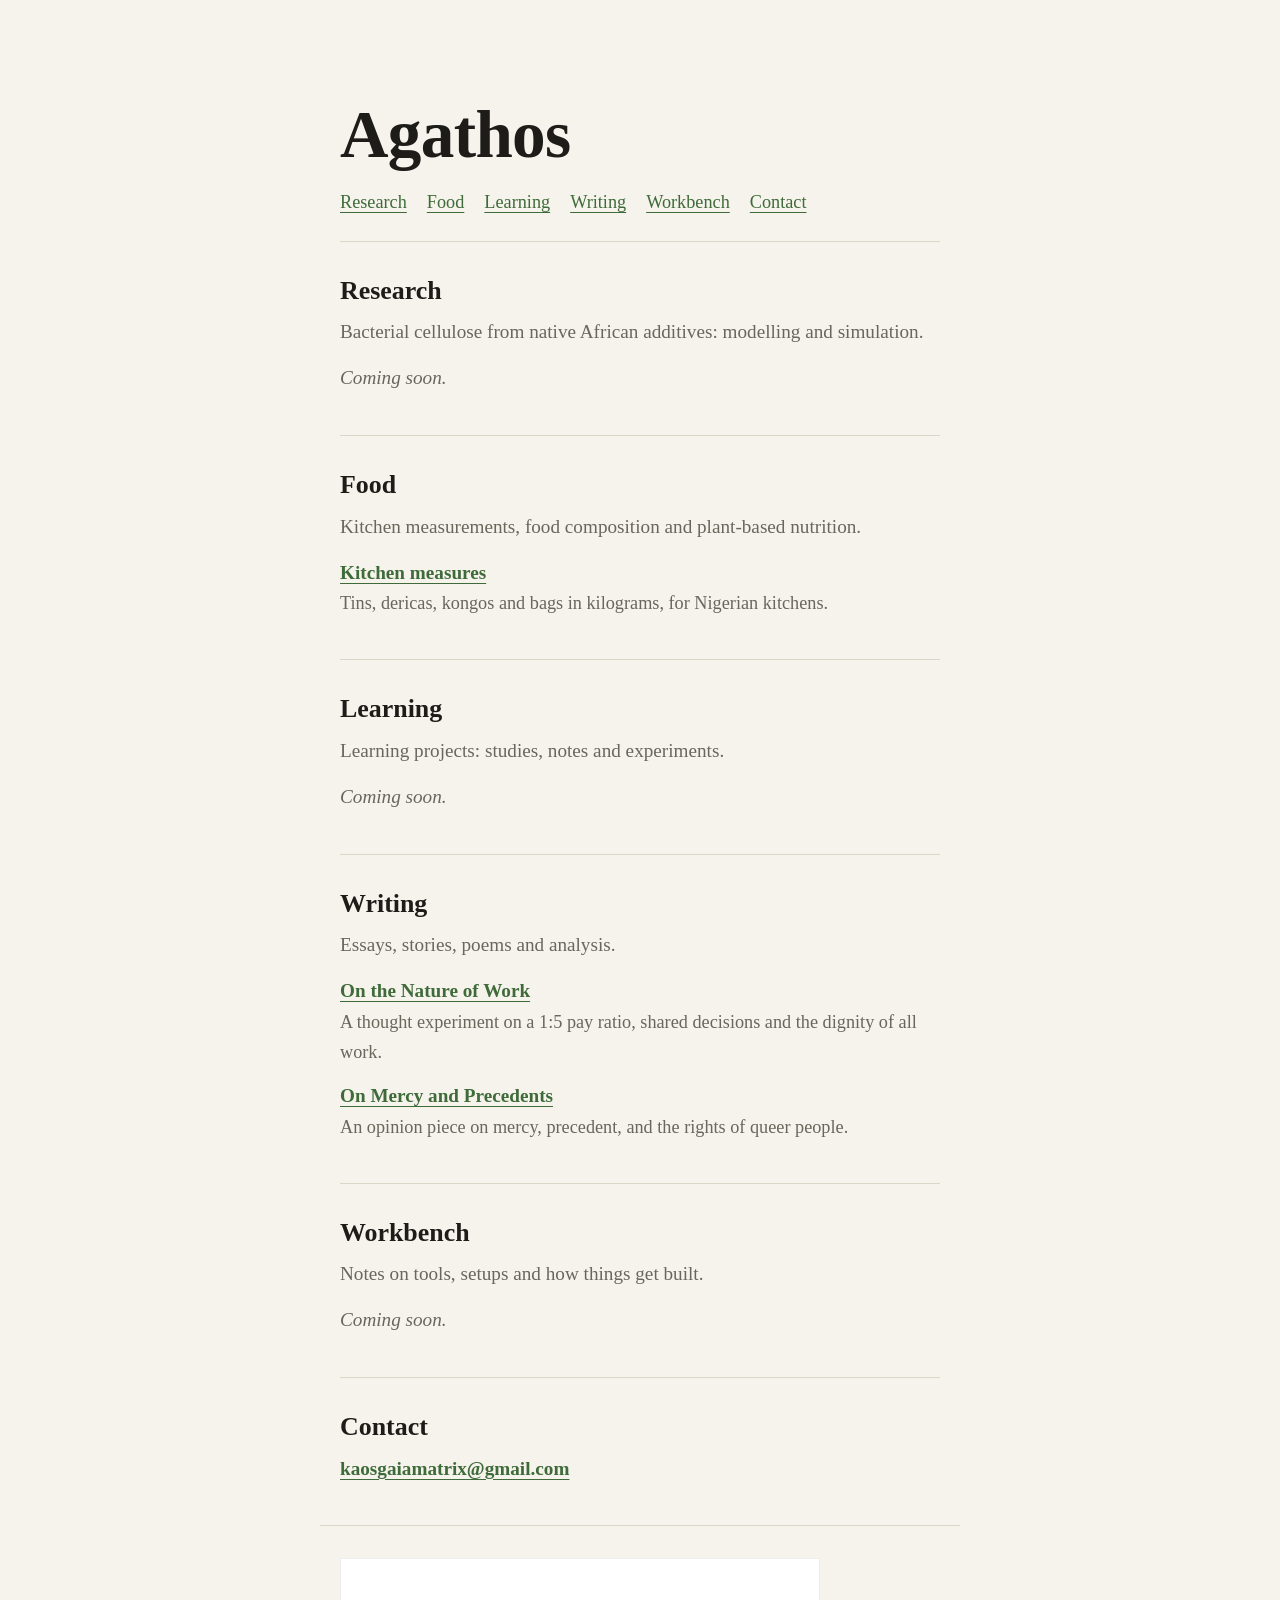
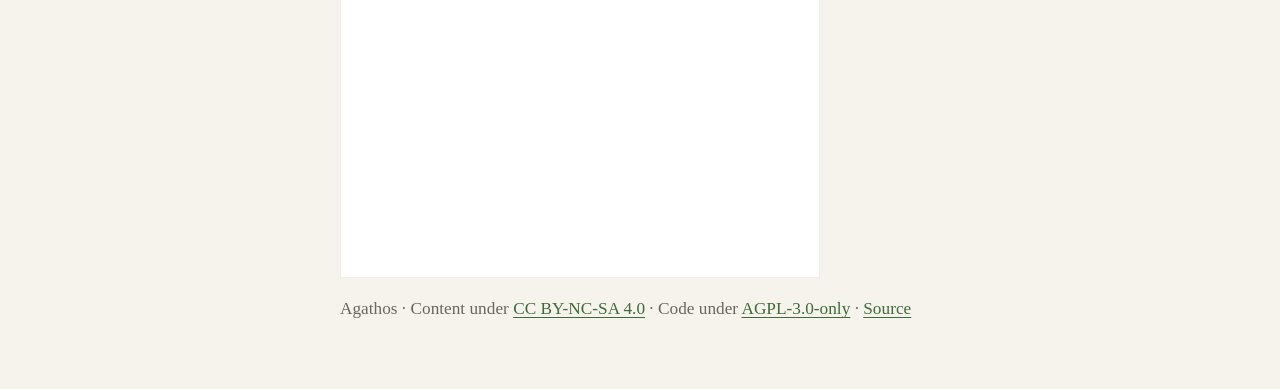
<file: public/index.html>
<!doctype html>
<!--
Agathos: a static catalogue site.
Copyright (C) 2026 Agathos

This program is free software: you can redistribute it and/or modify
it under the terms of the GNU Affero General Public License as published by
the Free Software Foundation, version 3 of the License.

This program is distributed in the hope that it will be useful,
but WITHOUT ANY WARRANTY; without even the implied warranty of
MERCHANTABILITY or FITNESS FOR A PARTICULAR PURPOSE.  See the
GNU Affero General Public License for more details.

You should have received a copy of the GNU Affero General Public License
along with this program.  If not, see https://www.gnu.org/licenses/.
-->
<html lang="en">
<head>
<meta charset="utf-8">
<meta name="viewport" content="width=device-width, initial-scale=1, viewport-fit=cover">
<meta name="color-scheme" content="light dark">
<!-- Google Search Console Verification Meta Tag -->
<meta name="google-site-verification" content="u9ASg0k3SUfIdEhvZWEYleR6VqD1OQOSHkfg8PwQ9aU">
<title>Agathos</title>
<meta name="description" content="Research, food, learning, and writing.">
<link rel="canonical" href="https://metanoia.agathos.workers.dev/">
<meta property="og:type" content="website">
<meta property="og:title" content="Agathos">
<meta property="og:description" content="Research, food, learning, and writing.">
<meta property="og:url" content="https://metanoia.agathos.workers.dev/">
<link rel="icon" href="data:image/svg+xml,%3Csvg xmlns='http://www.w3.org/2000/svg' viewBox='0 0 100 100'%3E%3Ctext y='.9em' font-size='90'%3E🌿%3C/text%3E%3C/svg%3E">
<link rel="stylesheet" href="style.css">
</head>
<body>
<a class="skip" href="#catalogue">Skip to the catalogue</a>
<header>
<h1>Agathos</h1>
<nav aria-label="Sections"><a href="#research">Research</a> <a href="#food">Food</a> <a href="#learning">Learning</a> <a href="#writing">Writing</a> <a href="#workbench">Workbench</a> <a href="#contact">Contact</a></nav>
</header>
<!-- To add a work: put <li><a href="URL">Title</a><span>One-line description.</span></li> in its section and delete the "Coming soon." line. -->
<main id="catalogue">
<section id="research"><h2>Research</h2><p class="scope">Bacterial cellulose from native African additives: modelling and simulation.</p><ul class="entries"><li class="soon">Coming soon.</li></ul></section>
<section id="food"><h2>Food</h2><p class="scope">Kitchen measurements, food composition and plant-based nutrition.</p><ul class="entries"><li><a href="food/">Kitchen measures</a><span>Tins, dericas, kongos and bags in kilograms, for Nigerian kitchens.</span></li></ul></section>
<section id="learning"><h2>Learning</h2><p class="scope">Learning projects: studies, notes and experiments.</p><ul class="entries"><li class="soon">Coming soon.</li></ul></section>
<section id="writing"><h2>Writing</h2><p class="scope">Essays, stories, poems and analysis.</p><ul class="entries"><li><a href="writing/on-the-nature-of-work/">On the Nature of Work</a><span>A thought experiment on a 1:5 pay ratio, shared decisions and the dignity of all work.</span></li>
<li><a href="writing/on-mercy-and-precedents/">On Mercy and Precedents</a><span>An opinion piece on mercy, precedent, and the rights of queer people.</span></li>
</ul></section>
<section id="workbench"><h2>Workbench</h2><p class="scope">Notes on tools, setups and how things get built.</p><ul class="entries"><li class="soon">Coming soon.</li></ul></section>
<section id="contact"><h2>Contact</h2><ul class="entries"><li><a href="mailto:kaosgaiamatrix&#64;gmail&#46;com">kaosgaiamatrix&#64;gmail&#46;com</a></li></ul></section>
</main>
<footer>
<iframe src="https://metanoiaagathos.substack.com/embed" title="Subscribe to Agathos by email on Substack" width="480" height="320" loading="lazy" allow="focus-without-user-activation 'none'" style="display:block;max-width:100%;margin:0 0 1rem;border:1px solid #eee;background:#fff"></iframe>
<p>Agathos · Content under <a href="https://creativecommons.org/licenses/by-nc-sa/4.0/">CC BY-NC-SA 4.0</a> · Code under <a href="https://www.gnu.org/licenses/agpl-3.0.html">AGPL-3.0-only</a> · <a href="https://github.com/ApatheiaMetanoia/agathos-metanoia">Source</a></p>
</footer>
</body>
</html>
</file>
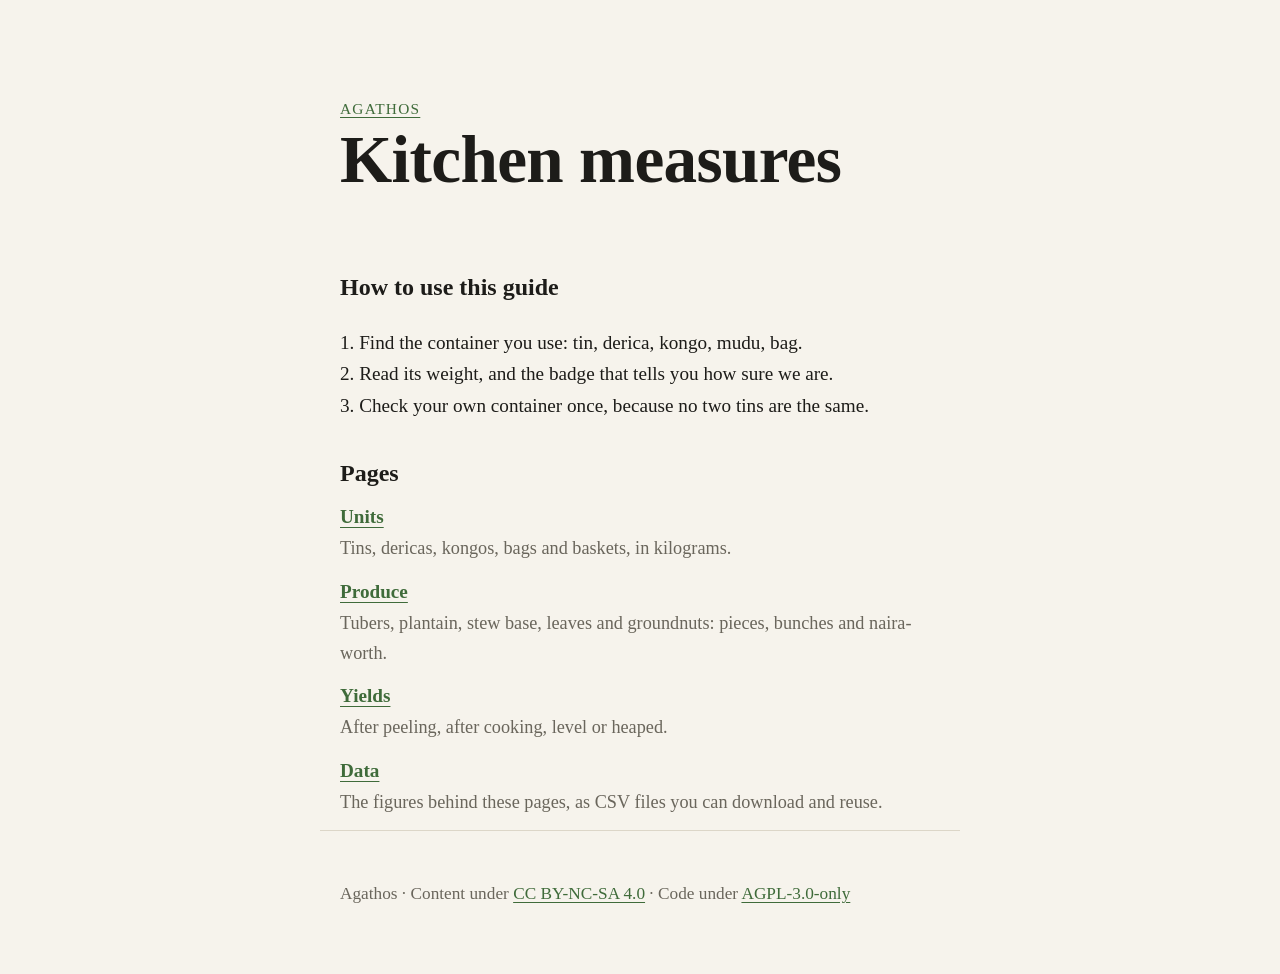
<file: public/food/index.html>
<!doctype html>
<!-- SPDX-License-Identifier: AGPL-3.0-only (this page's code). Text you write inside it is content: CC BY-NC-SA 4.0. -->
<html lang="en">
<head>
<meta charset="utf-8">
<meta name="viewport" content="width=device-width, initial-scale=1, viewport-fit=cover">
<meta name="color-scheme" content="light dark">
<title>Kitchen measures · Agathos</title>
<meta name="description" content="Tins, dericas, kongos, bags and bunches in kilograms, for Nigerian kitchens.">
<link rel="canonical" href="https://metanoia.agathos.workers.dev/food/">
<meta property="og:type" content="website">
<meta property="og:title" content="Kitchen measures">
<meta property="og:description" content="Tins, dericas, kongos, bags and bunches in kilograms, for Nigerian kitchens.">
<meta property="og:url" content="https://metanoia.agathos.workers.dev/food/">
<link rel="stylesheet" href="../style.css">
<link rel="stylesheet" href="food.css">
</head>
<body>
<header><p class="eyebrow"><a href="../">Agathos</a></p><h1>Kitchen measures</h1></header>
<main><article>
<h2>How to use this guide</h2>
<ol class="steps">
<li>Find the container you use: tin, derica, kongo, mudu, bag.</li>
<li>Read its weight, and the badge that tells you how sure we are.</li>
<li>Check your own container once, because no two tins are the same.</li>
</ol>
<h2>Pages</h2>
<ul class="entries">
<li><a href="units/">Units</a><span>Tins, dericas, kongos, bags and baskets, in kilograms.</span></li>
<li><a href="produce/">Produce</a><span>Tubers, plantain, stew base, leaves and groundnuts: pieces, bunches and naira-worth.</span></li>
<li><a href="yields/">Yields</a><span>After peeling, after cooking, level or heaped.</span></li>
<li><a href="data/">Data</a><span>The figures behind these pages, as CSV files you can download and reuse.</span></li>
</ul>
</article></main>
<footer><p>Agathos · Content under <a href="https://creativecommons.org/licenses/by-nc-sa/4.0/">CC BY-NC-SA 4.0</a> · Code under <a href="https://www.gnu.org/licenses/agpl-3.0.html">AGPL-3.0-only</a></p></footer>
</body>
</html>
</file>
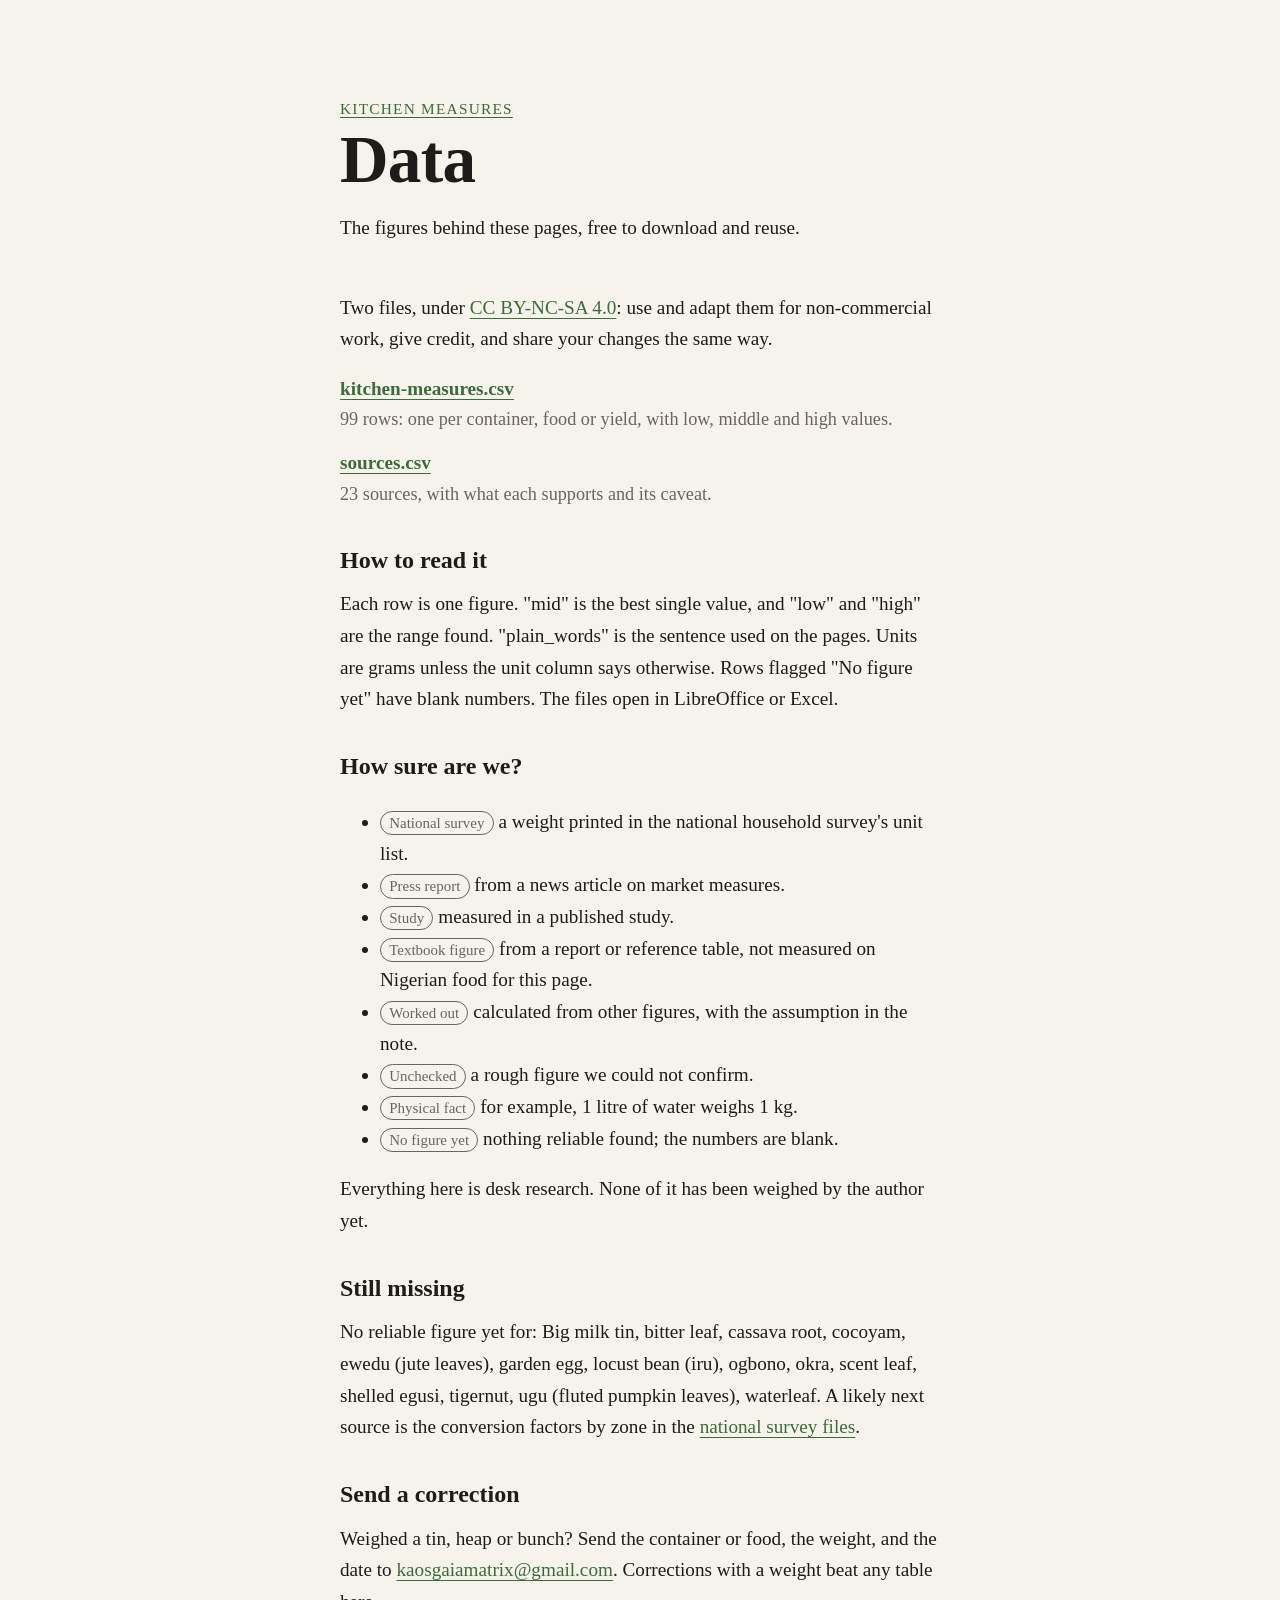
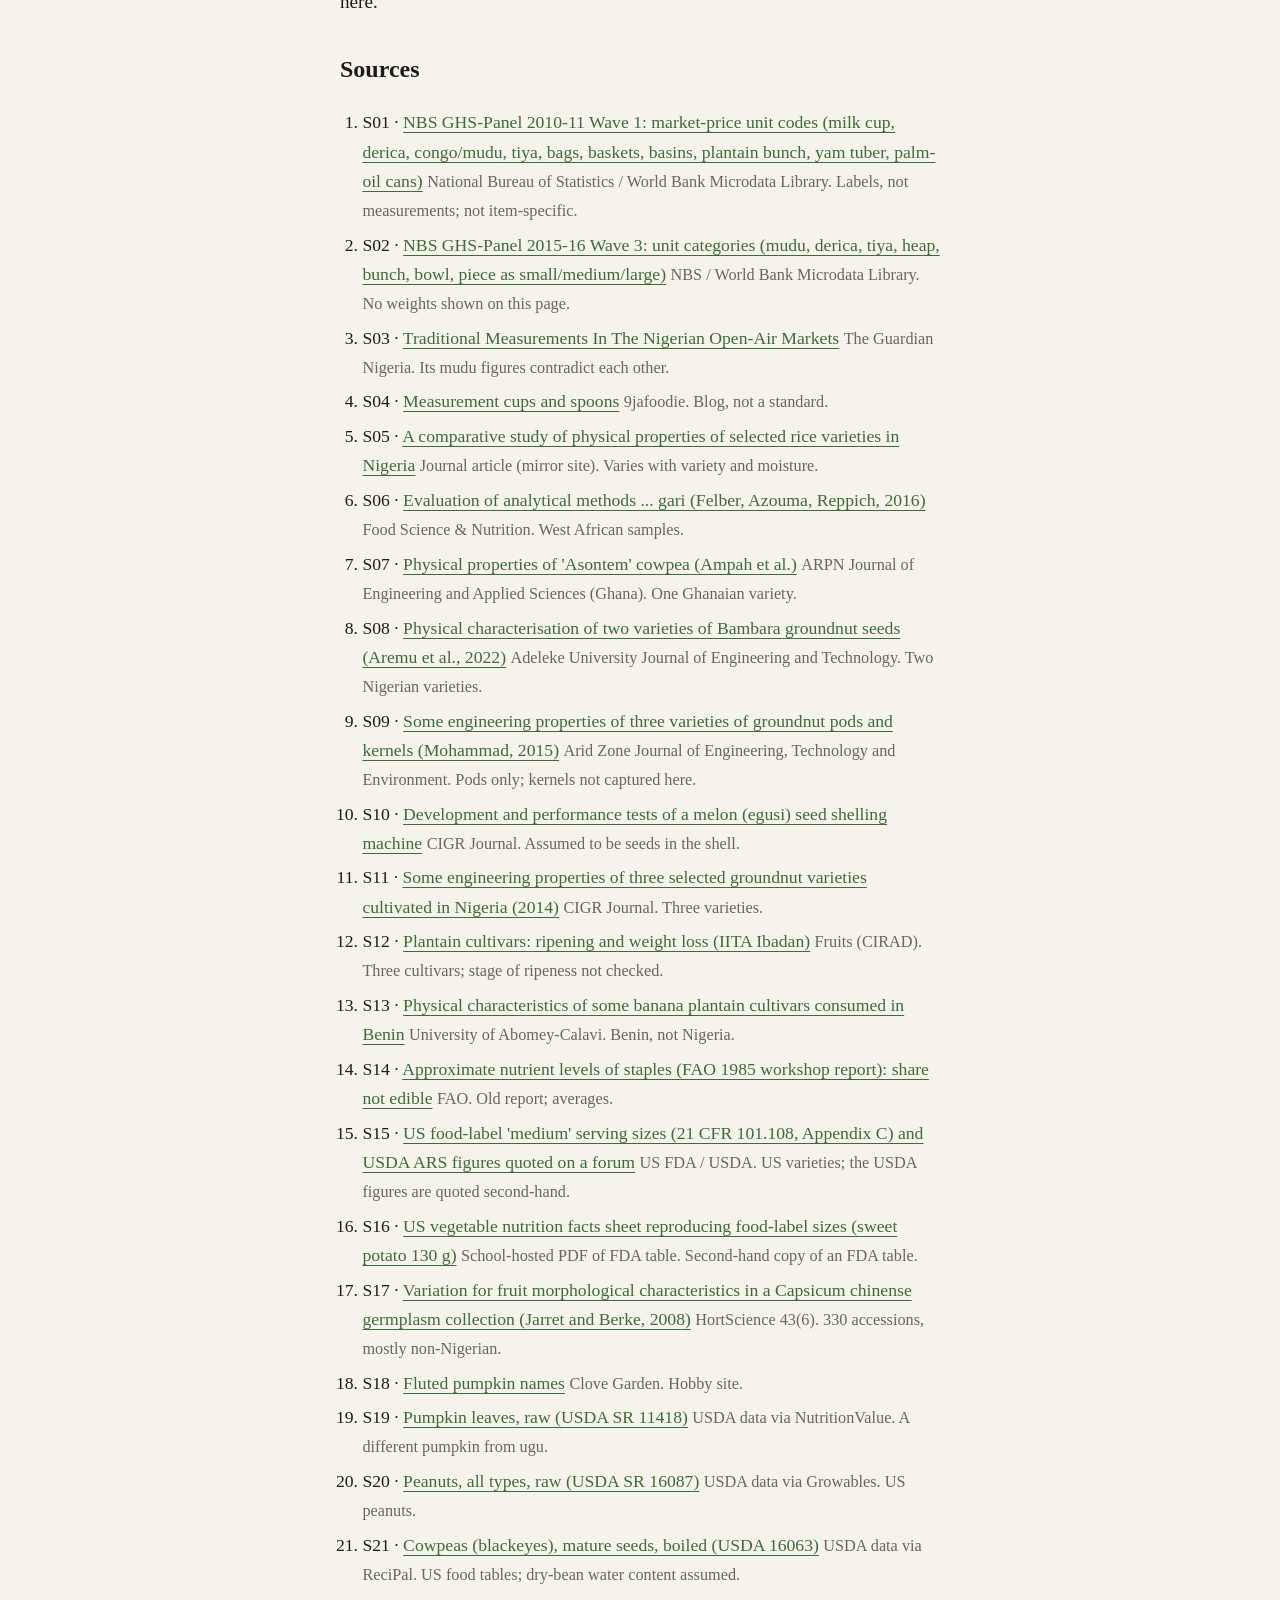
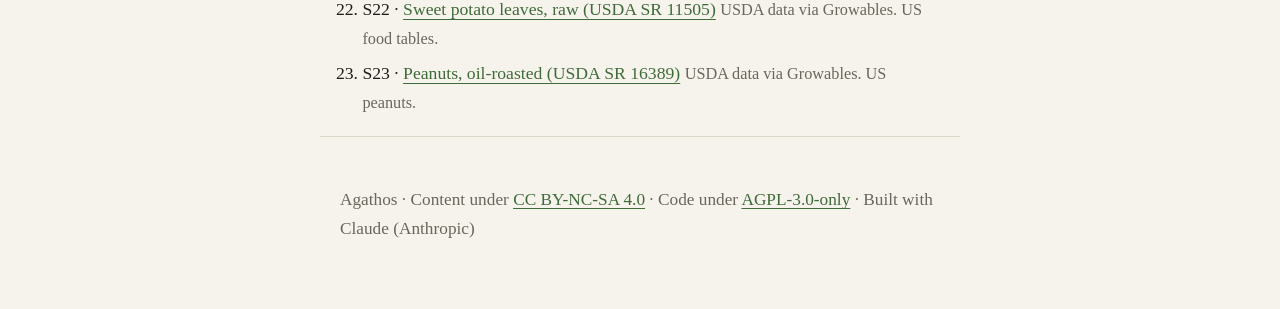
<file: public/food/data/index.html>
<!doctype html>
<!-- SPDX-License-Identifier: AGPL-3.0-only (this page's code). Text you write inside it is content: CC BY-NC-SA 4.0. -->
<html lang="en">
<head>
<meta charset="utf-8">
<meta name="viewport" content="width=device-width, initial-scale=1, viewport-fit=cover">
<meta name="color-scheme" content="light dark">
<title>Data: the figures behind the kitchen measures · Agathos</title>
<meta name="description" content="Download the weights, ranges and sources behind the kitchen measures pages as CSV files.">
<link rel="canonical" href="https://metanoia.agathos.workers.dev/food/data/">
<meta property="og:type" content="article">
<meta property="og:title" content="Data: the figures behind the kitchen measures">
<meta property="og:description" content="Download the weights, ranges and sources as CSV files.">
<meta property="og:url" content="https://metanoia.agathos.workers.dev/food/data/">
<link rel="stylesheet" href="../../style.css">
<link rel="stylesheet" href="../food.css">
</head>
<body>
<header><p class="eyebrow"><a href="../">Kitchen measures</a></p><h1>Data</h1><p class="lede">The figures behind these pages, free to download and reuse.</p></header>
<main><article>
<p>Two files, under <a href="https://creativecommons.org/licenses/by-nc-sa/4.0/">CC BY-NC-SA 4.0</a>: use and adapt them for non-commercial work, give credit, and share your changes the same way.</p>
<ul class="entries">
<li><a href="kitchen-measures.csv" download>kitchen-measures.csv</a><span>99 rows: one per container, food or yield, with low, middle and high values.</span></li>
<li><a href="sources.csv" download>sources.csv</a><span>23 sources, with what each supports and its caveat.</span></li>
</ul>
<h2>How to read it</h2>
<p>Each row is one figure. "mid" is the best single value, and "low" and "high" are the range found. "plain_words" is the sentence used on the pages. Units are grams unless the unit column says otherwise. Rows flagged "No figure yet" have blank numbers. The files open in LibreOffice or Excel.</p>
<h2>How sure are we?</h2>
<ul>
<li><span class="b">National survey</span> a weight printed in the national household survey's unit list.</li>
<li><span class="b">Press report</span> from a news article on market measures.</li>
<li><span class="b">Study</span> measured in a published study.</li>
<li><span class="b">Textbook figure</span> from a report or reference table, not measured on Nigerian food for this page.</li>
<li><span class="b">Worked out</span> calculated from other figures, with the assumption in the note.</li>
<li><span class="b">Unchecked</span> a rough figure we could not confirm.</li>
<li><span class="b">Physical fact</span> for example, 1 litre of water weighs 1 kg.</li>
<li><span class="b">No figure yet</span> nothing reliable found; the numbers are blank.</li>
</ul>
<p>Everything here is desk research. None of it has been weighed by the author yet.</p>
<h2>Still missing</h2>
<p>No reliable figure yet for: Big milk tin, bitter leaf, cassava root, cocoyam, ewedu (jute leaves), garden egg, locust bean (iru), ogbono, okra, scent leaf, shelled egusi, tigernut, ugu (fluted pumpkin leaves), waterleaf. A likely next source is the conversion factors by zone in the <a href="https://microdata.worldbank.org/index.php/catalog/3557/data-dictionary/F55">national survey files</a>.</p>
<h2>Send a correction</h2>
<p>Weighed a tin, heap or bunch? Send the container or food, the weight, and the date to <a href="mailto:kaosgaiamatrix&#64;gmail&#46;com">kaosgaiamatrix&#64;gmail&#46;com</a>. Corrections with a weight beat any table here.</p>
<h2>Sources</h2>
<ol class="src">
<li id="S01">S01 · <a href="https://microdata.worldbank.org//catalog/1002/datafile/F75/V1961">NBS GHS-Panel 2010-11 Wave 1: market-price unit codes (milk cup, derica, congo/mudu, tiya, bags, baskets, basins, plantain bunch, yam tuber, palm-oil cans)</a> <span class="note">National Bureau of Statistics / World Bank Microdata Library. Labels, not measurements; not item-specific.</span></li>
<li id="S02">S02 · <a href="https://microdata.worldbank.org/catalog/2734/variable/F95/V2598?name=c8q2">NBS GHS-Panel 2015-16 Wave 3: unit categories (mudu, derica, tiya, heap, bunch, bowl, piece as small/medium/large)</a> <span class="note">NBS / World Bank Microdata Library. No weights shown on this page.</span></li>
<li id="S03">S03 · <a href="https://guardian.ng/life/traditional-measurements-in-the-nigerian-open-air-markets/">Traditional Measurements In The Nigerian Open-Air Markets</a> <span class="note">The Guardian Nigeria. Its mudu figures contradict each other.</span></li>
<li id="S04">S04 · <a href="https://9jafoodie.com/?p=7637">Measurement cups and spoons</a> <span class="note">9jafoodie. Blog, not a standard.</span></li>
<li id="S05">S05 · <a href="https://cheese.kemsu.ru/en/nauka/article/29141/view">A comparative study of physical properties of selected rice varieties in Nigeria</a> <span class="note">Journal article (mirror site). Varies with variety and moisture.</span></li>
<li id="S06">S06 · <a href="https://www.ncbi.nlm.nih.gov/pmc/articles/PMC5217897/">Evaluation of analytical methods ... gari (Felber, Azouma, Reppich, 2016)</a> <span class="note">Food Science &amp; Nutrition. West African samples.</span></li>
<li id="S07">S07 · <a href="https://csirspace.foodresearchgh.org/bitstream/123456789/133/1/ARPNJEAS_7_4_Ampah_et%20al.pdf">Physical properties of &#x27;Asontem&#x27; cowpea (Ampah et al.)</a> <span class="note">ARPN Journal of Engineering and Applied Sciences (Ghana). One Ghanaian variety.</span></li>
<li id="S08">S08 · <a href="https://repository.ui.edu.ng/items/2d177efd-fb9c-47e7-b75d-70ef4510cc49/full">Physical characterisation of two varieties of Bambara groundnut seeds (Aremu et al., 2022)</a> <span class="note">Adeleke University Journal of Engineering and Technology. Two Nigerian varieties.</span></li>
<li id="S09">S09 · <a href="https://doaj.org/article/d8af73edb45840f0a8419ff954ff1619">Some engineering properties of three varieties of groundnut pods and kernels (Mohammad, 2015)</a> <span class="note">Arid Zone Journal of Engineering, Technology and Environment. Pods only; kernels not captured here.</span></li>
<li id="S10">S10 · <a href="https://cigrjournal.org/index.php/Ejounral/article/download/2027/1575/5576">Development and performance tests of a melon (egusi) seed shelling machine</a> <span class="note">CIGR Journal. Assumed to be seeds in the shell.</span></li>
<li id="S11">S11 · <a href="https://cigrjournal.org/index.php/Ejounral/article/view/3007">Some engineering properties of three selected groundnut varieties cultivated in Nigeria (2014)</a> <span class="note">CIGR Journal. Three varieties.</span></li>
<li id="S12">S12 · <a href="https://revues.cirad.fr/index.php/fruits/article/download/35238/35417/38904">Plantain cultivars: ripening and weight loss (IITA Ibadan)</a> <span class="note">Fruits (CIRAD). Three cultivars; stage of ripeness not checked.</span></li>
<li id="S13">S13 · <a href="https://dspace.uac.bj/bitstreams/bc4f7494-43a6-4030-9ed7-d4ffb6494ba6/download">Physical characteristics of some banana plantain cultivars consumed in Benin</a> <span class="note">University of Abomey-Calavi. Benin, not Nigeria.</span></li>
<li id="S14">S14 · <a href="https://www.fao.org/3/x5415e/x5415e06.htm">Approximate nutrient levels of staples (FAO 1985 workshop report): share not edible</a> <span class="note">FAO. Old report; averages.</span></li>
<li id="S15">S15 · <a href="https://www.govinfo.gov/content/pkg/CFR-2002-title21-vol2/pdf/CFR-2002-title21-vol2-sec101-108-app-id74.pdf">US food-label &#x27;medium&#x27; serving sizes (21 CFR 101.108, Appendix C) and USDA ARS figures quoted on a forum</a> <span class="note">US FDA / USDA. US varieties; the USDA figures are quoted second-hand.</span></li>
<li id="S16">S16 · <a href="https://filecabinet12.eschoolview.com/527E2B47-8721-4118-970F-DA9D5C480D1E/vegetablefacts.pdf">US vegetable nutrition facts sheet reproducing food-label sizes (sweet potato 130 g)</a> <span class="note">School-hosted PDF of FDA table. Second-hand copy of an FDA table.</span></li>
<li id="S17">S17 · <a href="https://journals.ashs.org/downloadpdf/view/journals/hortsci/43/6/article-p1694.pdf">Variation for fruit morphological characteristics in a Capsicum chinense germplasm collection (Jarret and Berke, 2008)</a> <span class="note">HortScience 43(6). 330 accessions, mostly non-Nigerian.</span></li>
<li id="S18">S18 · <a href="https://clovegarden.com/ingred/gd_flutpmpz.html">Fluted pumpkin names</a> <span class="note">Clove Garden. Hobby site.</span></li>
<li id="S19">S19 · <a href="https://www.nutritionvalue.org/Pumpkin_leaves%2C_raw_nutritional_value.html">Pumpkin leaves, raw (USDA SR 11418)</a> <span class="note">USDA data via NutritionValue. A different pumpkin from ugu.</span></li>
<li id="S20">S20 · <a href="https://www.growables.com/informationVeg/documents/PeanutRaw.pdf">Peanuts, all types, raw (USDA SR 16087)</a> <span class="note">USDA data via Growables. US peanuts.</span></li>
<li id="S21">S21 · <a href="https://www.recipal.com/ingredients/4669-nutrition-facts-calories-protein-carbs-fat-cowpeas-common-blackeyes-crowder-southern-mature-seeds-cooked-boiled-without-salt">Cowpeas (blackeyes), mature seeds, boiled (USDA 16063)</a> <span class="note">USDA data via ReciPal. US food tables; dry-bean water content assumed.</span></li>
<li id="S22">S22 · <a href="https://www.growables.org/informationVeg/documents/IpomNutrLeafRaw.pdf">Sweet potato leaves, raw (USDA SR 11505)</a> <span class="note">USDA data via Growables. US food tables.</span></li>
<li id="S23">S23 · <a href="https://www.growables.org/informationVeg/documents/PeanutOilRoast.pdf">Peanuts, oil-roasted (USDA SR 16389)</a> <span class="note">USDA data via Growables. US peanuts.</span></li>
</ol>
</article></main>
<footer><p>Agathos · Content under <a href="https://creativecommons.org/licenses/by-nc-sa/4.0/">CC BY-NC-SA 4.0</a> · Code under <a href="https://www.gnu.org/licenses/agpl-3.0.html">AGPL-3.0-only</a> · Built with Claude (Anthropic)</p></footer>
</body>
</html>
</file>
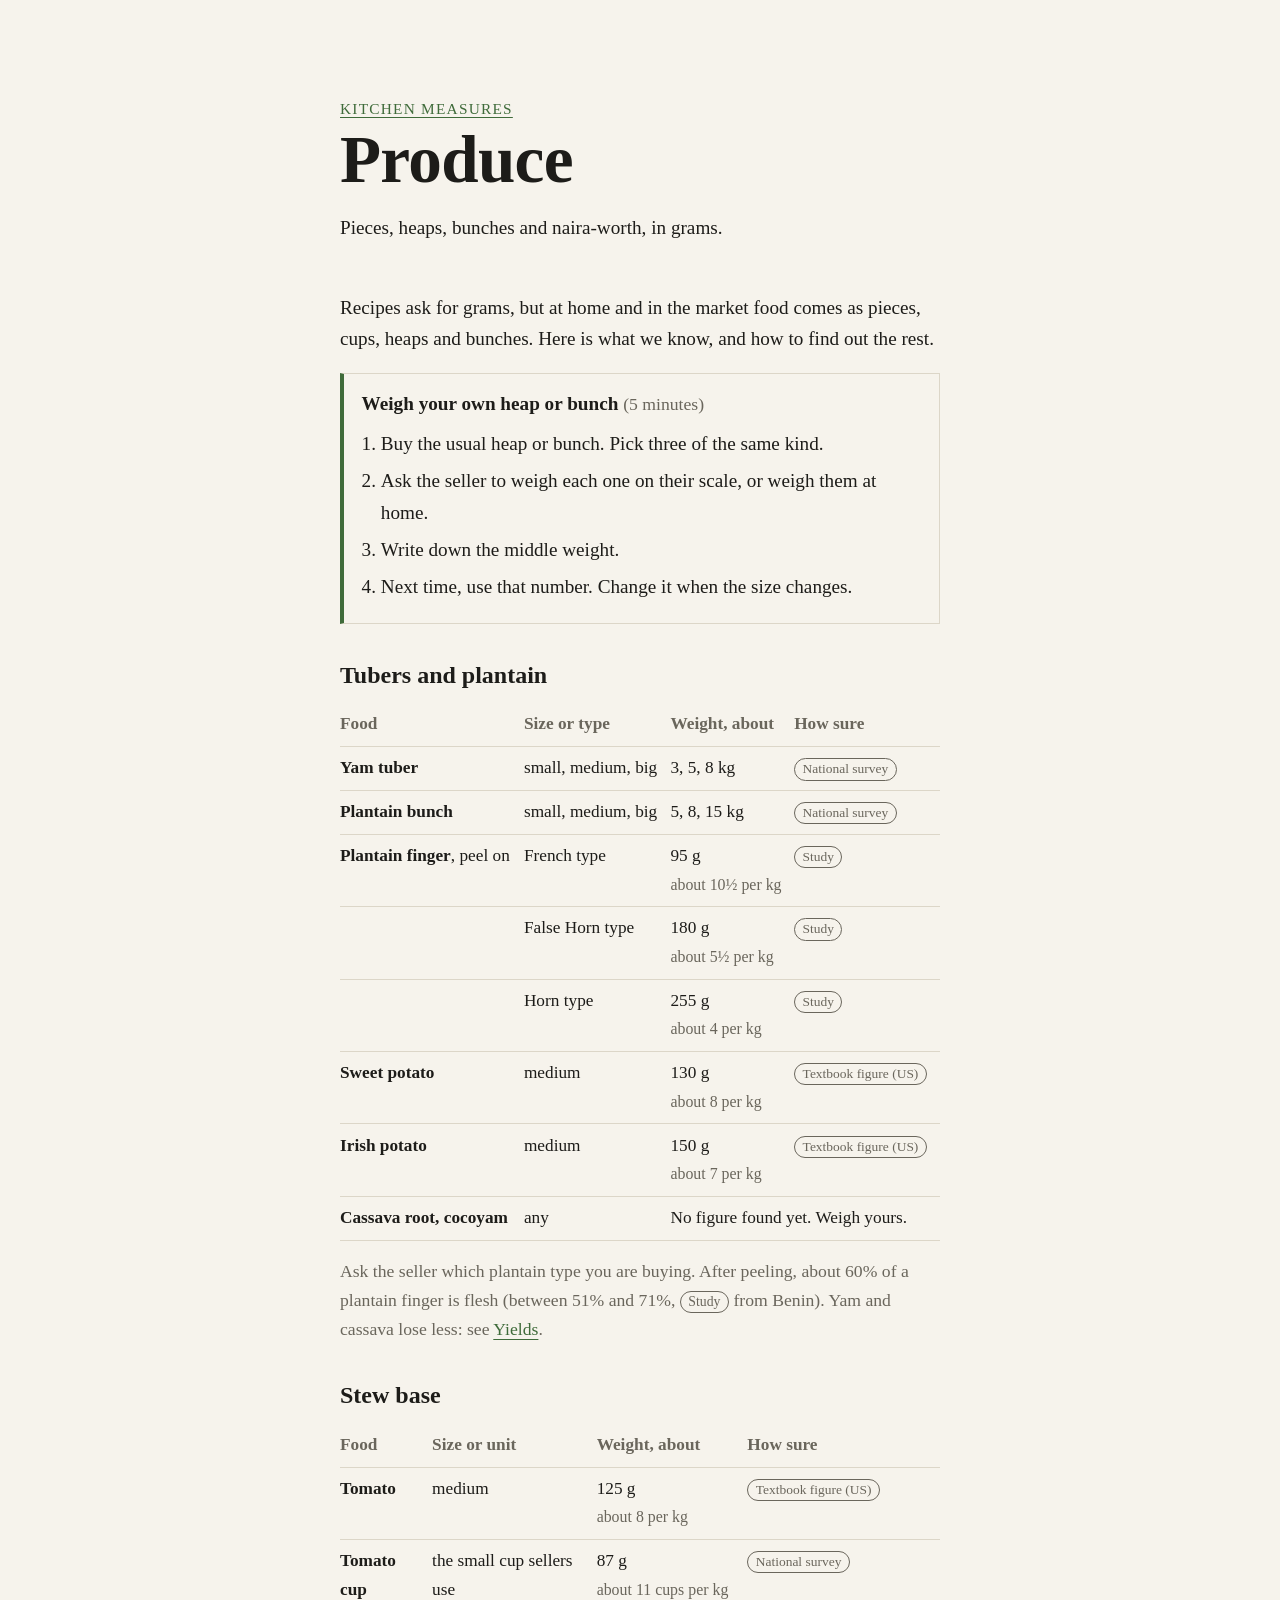
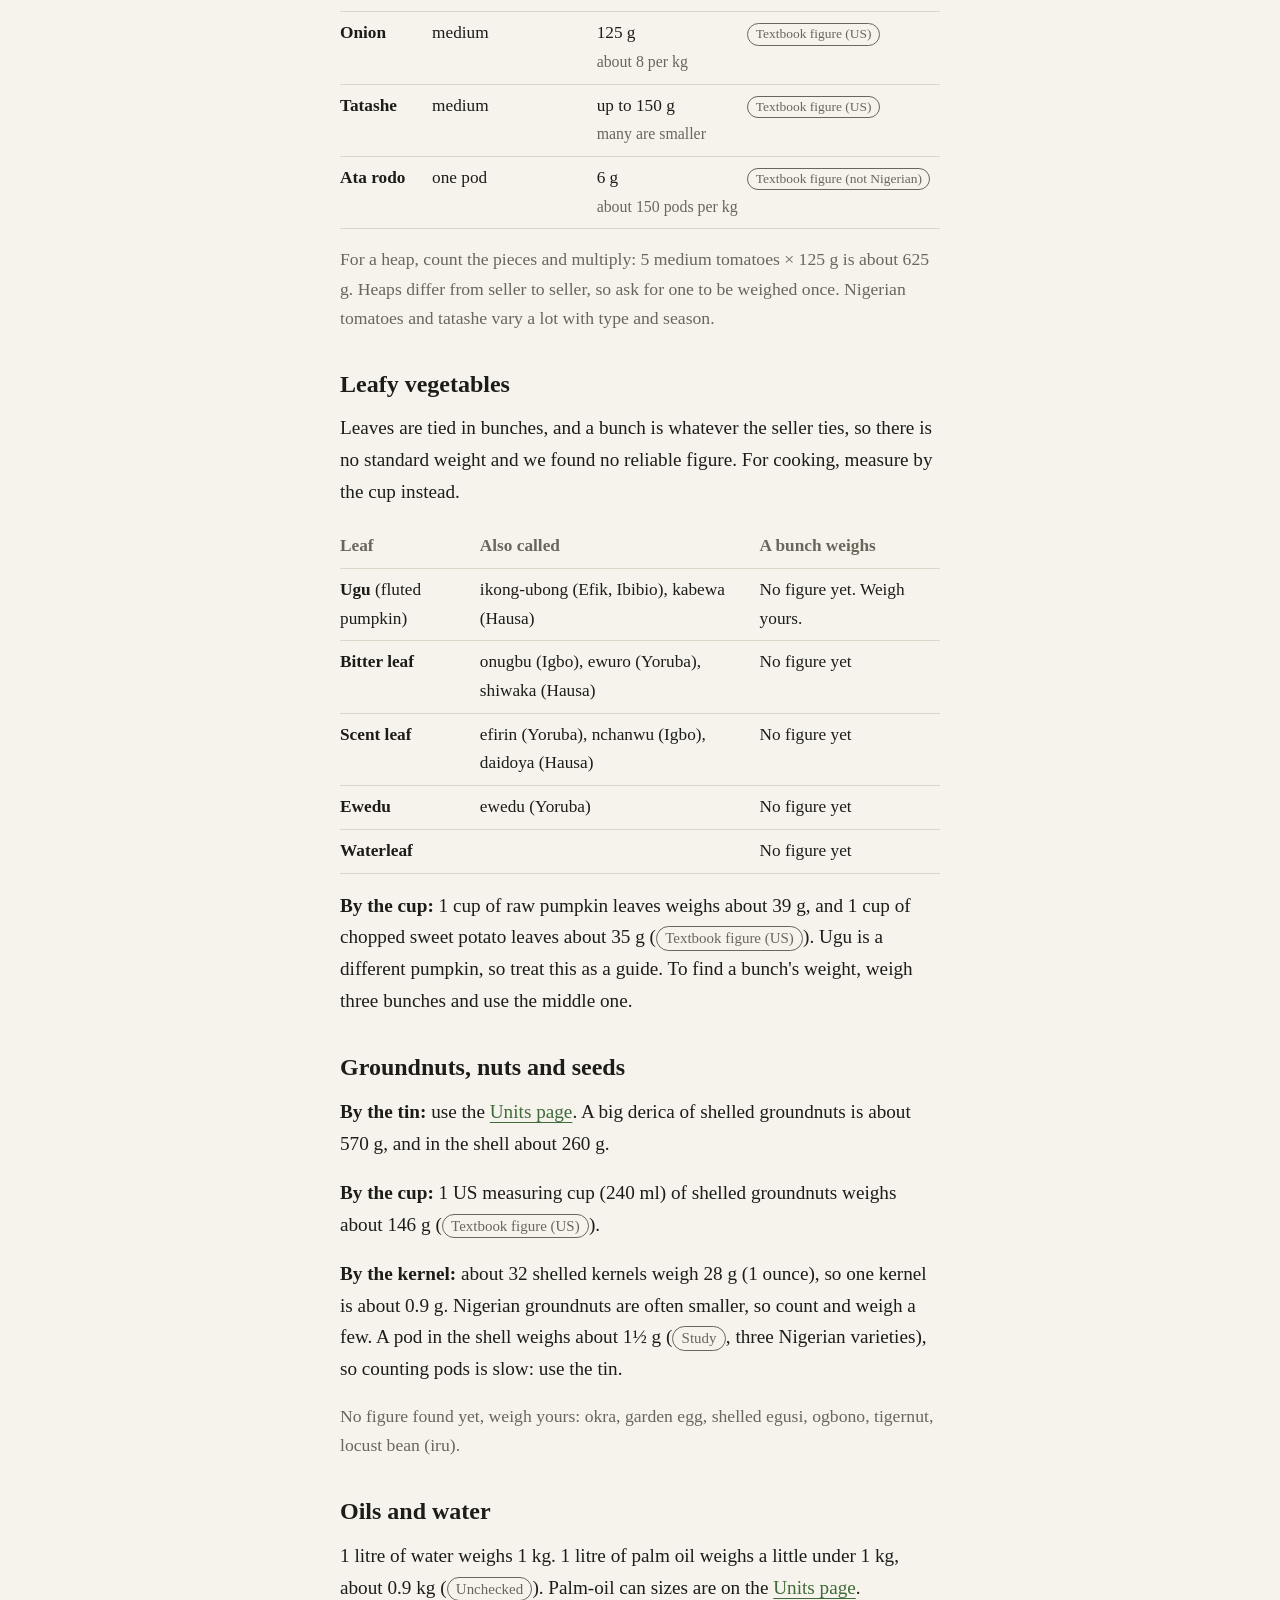
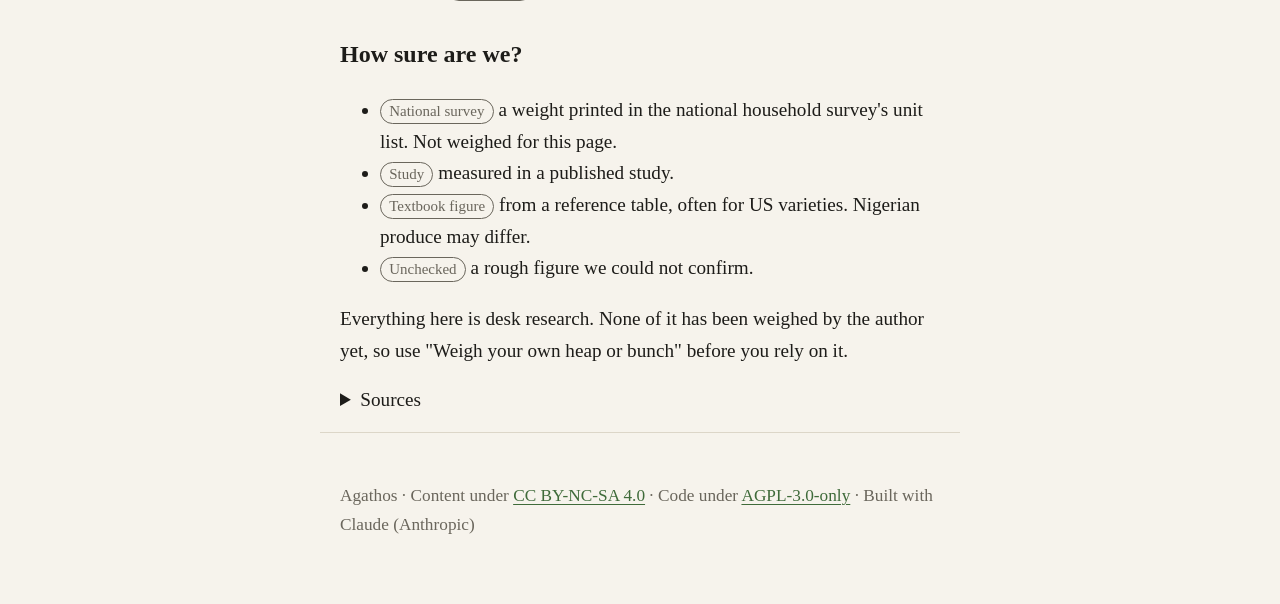
<file: public/food/produce/index.html>
<!doctype html>
<!-- SPDX-License-Identifier: AGPL-3.0-only (this page's code). Text you write inside it is content: CC BY-NC-SA 4.0. -->
<html lang="en">
<head>
<meta charset="utf-8">
<meta name="viewport" content="width=device-width, initial-scale=1, viewport-fit=cover">
<meta name="color-scheme" content="light dark">
<title>Produce: pieces, heaps, bunches and naira-worth · Agathos</title>
<meta name="description" content="How heavy a yam, plantain, tomato, onion, bunch of ugu or ₦100 of groundnuts is, and how to find out when you have no scale.">
<link rel="canonical" href="https://metanoia.agathos.workers.dev/food/produce/">
<meta property="og:type" content="article">
<meta property="og:title" content="Produce: pieces, heaps, bunches and naira-worth">
<meta property="og:description" content="How heavy a yam, plantain, tomato, onion, bunch of ugu or ₦100 of groundnuts is, in grams.">
<meta property="og:url" content="https://metanoia.agathos.workers.dev/food/produce/">
<link rel="stylesheet" href="../../style.css">
<link rel="stylesheet" href="../food.css">
</head>
<body>
<header><p class="eyebrow"><a href="../">Kitchen measures</a></p><h1>Produce</h1><p class="lede">Pieces, heaps, bunches and naira-worth, in grams.</p></header>
<main><article>
<p>Recipes ask for grams, but at home and in the market food comes as pieces, cups, heaps and bunches. Here is what we know, and how to find out the rest.</p>

<div class="card"><strong>Weigh your own heap or bunch</strong> <span class="note">(5 minutes)</span>
<ol>
<li>Buy the usual heap or bunch. Pick three of the same kind.</li>
<li>Ask the seller to weigh each one on their scale, or weigh them at home.</li>
<li>Write down the middle weight.</li>
<li>Next time, use that number. Change it when the size changes.</li>
</ol></div>

<h2>Tubers and plantain</h2>
<div class="scroll"><table>
<thead><tr><th>Food</th><th>Size or type</th><th>Weight, about</th><th>How sure</th></tr></thead>
<tbody>
<tr><td><strong>Yam tuber</strong></td><td>small, medium, big</td><td class="n">3, 5, 8 kg</td><td><span class="b">National survey</span></td></tr>
<tr><td><strong>Plantain bunch</strong></td><td>small, medium, big</td><td class="n">5, 8, 15 kg</td><td><span class="b">National survey</span></td></tr>
<tr><td><strong>Plantain finger</strong>, peel on</td><td>French type</td><td class="n">95 g<br><span class="note">about 10½ per kg</span></td><td><span class="b">Study</span></td></tr>
<tr><td></td><td>False Horn type</td><td class="n">180 g<br><span class="note">about 5½ per kg</span></td><td><span class="b">Study</span></td></tr>
<tr><td></td><td>Horn type</td><td class="n">255 g<br><span class="note">about 4 per kg</span></td><td><span class="b">Study</span></td></tr>
<tr><td><strong>Sweet potato</strong></td><td>medium</td><td class="n">130 g<br><span class="note">about 8 per kg</span></td><td><span class="b">Textbook figure (US)</span></td></tr>
<tr><td><strong>Irish potato</strong></td><td>medium</td><td class="n">150 g<br><span class="note">about 7 per kg</span></td><td><span class="b">Textbook figure (US)</span></td></tr>
<tr><td><strong>Cassava root, cocoyam</strong></td><td>any</td><td colspan="2">No figure found yet. Weigh yours.</td></tr>
</tbody></table></div>
<p class="note">Ask the seller which plantain type you are buying. After peeling, about 60% of a plantain finger is flesh (between 51% and 71%, <span class="b">Study</span> from Benin). Yam and cassava lose less: see <a href="../yields/">Yields</a>.</p>

<h2>Stew base</h2>
<div class="scroll"><table>
<thead><tr><th>Food</th><th>Size or unit</th><th>Weight, about</th><th>How sure</th></tr></thead>
<tbody>
<tr><td><strong>Tomato</strong></td><td>medium</td><td class="n">125 g<br><span class="note">about 8 per kg</span></td><td><span class="b">Textbook figure (US)</span></td></tr>
<tr><td><strong>Tomato cup</strong></td><td>the small cup sellers use</td><td class="n">87 g<br><span class="note">about 11 cups per kg</span></td><td><span class="b">National survey</span></td></tr>
<tr><td><strong>Onion</strong></td><td>medium</td><td class="n">125 g<br><span class="note">about 8 per kg</span></td><td><span class="b">Textbook figure (US)</span></td></tr>
<tr><td><strong>Tatashe</strong></td><td>medium</td><td class="n">up to 150 g<br><span class="note">many are smaller</span></td><td><span class="b">Textbook figure (US)</span></td></tr>
<tr><td><strong>Ata rodo</strong></td><td>one pod</td><td class="n">6 g<br><span class="note">about 150 pods per kg</span></td><td><span class="b">Textbook figure (not Nigerian)</span></td></tr>
</tbody></table></div>
<p class="note">For a heap, count the pieces and multiply: 5 medium tomatoes × 125 g is about 625 g. Heaps differ from seller to seller, so ask for one to be weighed once. Nigerian tomatoes and tatashe vary a lot with type and season.</p>

<h2>Leafy vegetables</h2>
<p>Leaves are tied in bunches, and a bunch is whatever the seller ties, so there is no standard weight and we found no reliable figure. For cooking, measure by the cup instead.</p>
<div class="scroll"><table>
<thead><tr><th>Leaf</th><th>Also called</th><th>A bunch weighs</th></tr></thead>
<tbody>
<tr><td><strong>Ugu</strong> (fluted pumpkin)</td><td>ikong-ubong (Efik, Ibibio), kabewa (Hausa)</td><td>No figure yet. Weigh yours.</td></tr>
<tr><td><strong>Bitter leaf</strong></td><td>onugbu (Igbo), ewuro (Yoruba), shiwaka (Hausa)</td><td>No figure yet</td></tr>
<tr><td><strong>Scent leaf</strong></td><td>efirin (Yoruba), nchanwu (Igbo), daidoya (Hausa)</td><td>No figure yet</td></tr>
<tr><td><strong>Ewedu</strong></td><td>ewedu (Yoruba)</td><td>No figure yet</td></tr>
<tr><td><strong>Waterleaf</strong></td><td></td><td>No figure yet</td></tr>
</tbody></table></div>
<p><strong>By the cup:</strong> 1 cup of raw pumpkin leaves weighs about 39 g, and 1 cup of chopped sweet potato leaves about 35 g (<span class="b">Textbook figure (US)</span>). Ugu is a different pumpkin, so treat this as a guide. To find a bunch's weight, weigh three bunches and use the middle one.</p>

<h2>Groundnuts, nuts and seeds</h2>
<p><strong>By the tin:</strong> use the <a href="../units/">Units page</a>. A big derica of shelled groundnuts is about 570 g, and in the shell about 260 g.</p>
<p><strong>By the cup:</strong> 1 US measuring cup (240 ml) of shelled groundnuts weighs about 146 g (<span class="b">Textbook figure (US)</span>).</p>
<p><strong>By the kernel:</strong> about 32 shelled kernels weigh 28 g (1 ounce), so one kernel is about 0.9 g. Nigerian groundnuts are often smaller, so count and weigh a few. A pod in the shell weighs about 1½ g (<span class="b">Study</span>, three Nigerian varieties), so counting pods is slow: use the tin.</p>
<p class="note">No figure found yet, weigh yours: okra, garden egg, shelled egusi, ogbono, tigernut, locust bean (iru).</p>

<h2>Oils and water</h2>
<p>1 litre of water weighs 1 kg. 1 litre of palm oil weighs a little under 1 kg, about 0.9 kg (<span class="b">Unchecked</span>). Palm-oil can sizes are on the <a href="../units/">Units page</a>.</p>

<h2>How sure are we?</h2>
<ul>
<li><span class="b">National survey</span> a weight printed in the national household survey's unit list. Not weighed for this page.</li>
<li><span class="b">Study</span> measured in a published study.</li>
<li><span class="b">Textbook figure</span> from a reference table, often for US varieties. Nigerian produce may differ.</li>
<li><span class="b">Unchecked</span> a rough figure we could not confirm.</li>
</ul>
<p>Everything here is desk research. None of it has been weighed by the author yet, so use "Weigh your own heap or bunch" before you rely on it.</p>
<details><summary>Sources</summary><ul>
<li><a href="https://microdata.worldbank.org//catalog/1002/datafile/F75/V1961">National Bureau of Statistics, General Household Survey Panel 2010-11: unit codes</a></li>
<li><a href="https://revues.cirad.fr/index.php/fruits/article/download/35238/35417/38904">Plantain cultivars studied at IITA Ibadan, Fruits (CIRAD)</a></li>
<li><a href="https://dspace.uac.bj/bitstreams/bc4f7494-43a6-4030-9ed7-d4ffb6494ba6/download">Physical characteristics of plantain cultivars consumed in Benin</a></li>
<li><a href="https://www.govinfo.gov/content/pkg/CFR-2002-title21-vol2/pdf/CFR-2002-title21-vol2-sec101-108-app-id74.pdf">US food-label "medium" sizes (21 CFR 101.108, Appendix C)</a></li>
<li><a href="https://journals.ashs.org/downloadpdf/view/journals/hortsci/43/6/article-p1694.pdf">Jarret and Berke (2008): fruit weight in Capsicum chinense, HortScience</a></li>
<li><a href="https://cigrjournal.org/index.php/Ejounral/article/view/3007">Engineering properties of three Nigerian groundnut varieties, CIGR Journal</a></li>
<li><a href="https://clovegarden.com/ingred/gd_flutpmpz.html">Clove Garden: fluted pumpkin names</a></li>
<li><a href="https://www.nutritionvalue.org/Pumpkin_leaves%2C_raw_nutritional_value.html">USDA data for raw pumpkin leaves, via NutritionValue</a></li>
<li><a href="https://www.growables.com/informationVeg/documents/PeanutRaw.pdf">USDA data for raw peanuts (cup and ounce weights)</a></li>
<li><a href="https://www.growables.org/informationVeg/documents/PeanutOilRoast.pdf">USDA data for oil-roasted peanuts (32 nuts to the ounce)</a></li>
<li><a href="https://www.growables.org/informationVeg/documents/IpomNutrLeafRaw.pdf">USDA data for raw sweet potato leaves</a></li>
</ul></details>
</article></main>
<footer><p>Agathos · Content under <a href="https://creativecommons.org/licenses/by-nc-sa/4.0/">CC BY-NC-SA 4.0</a> · Code under <a href="https://www.gnu.org/licenses/agpl-3.0.html">AGPL-3.0-only</a> · Built with Claude (Anthropic)</p></footer>
</body>
</html>
</file>
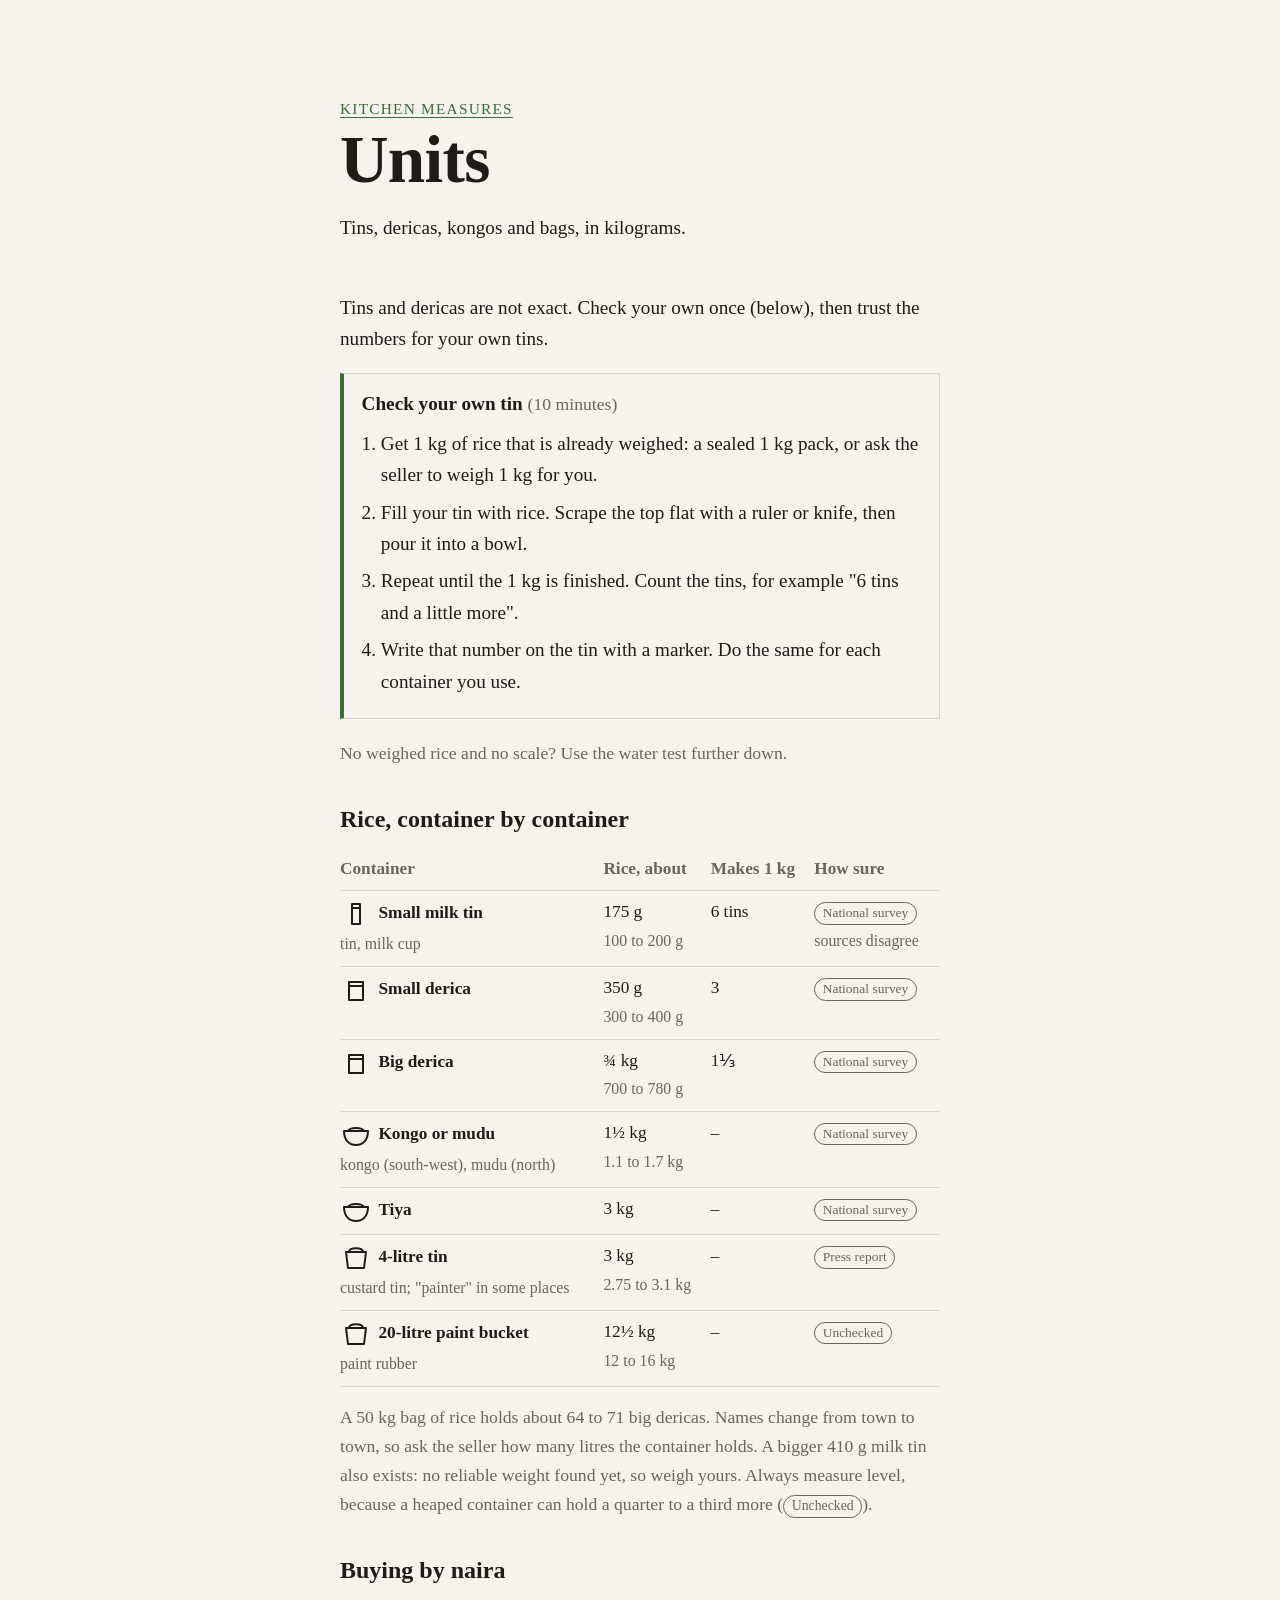
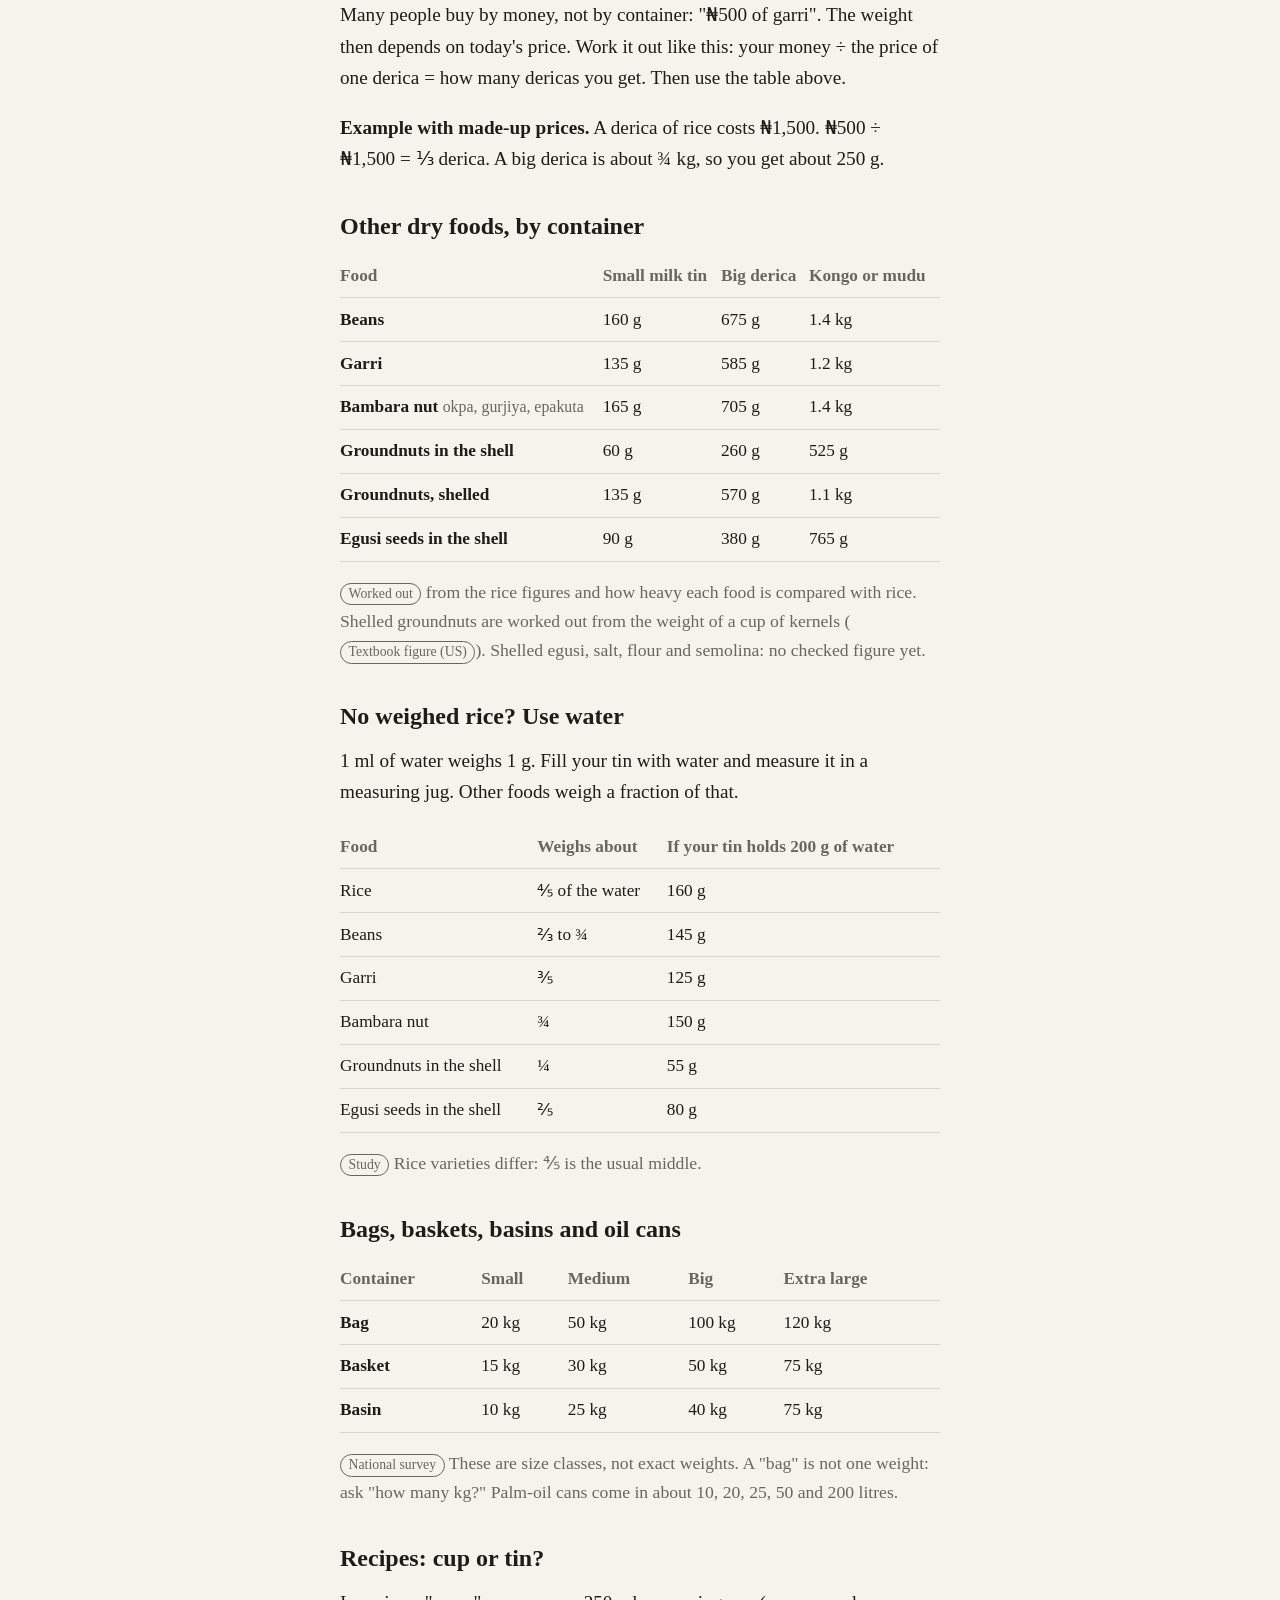
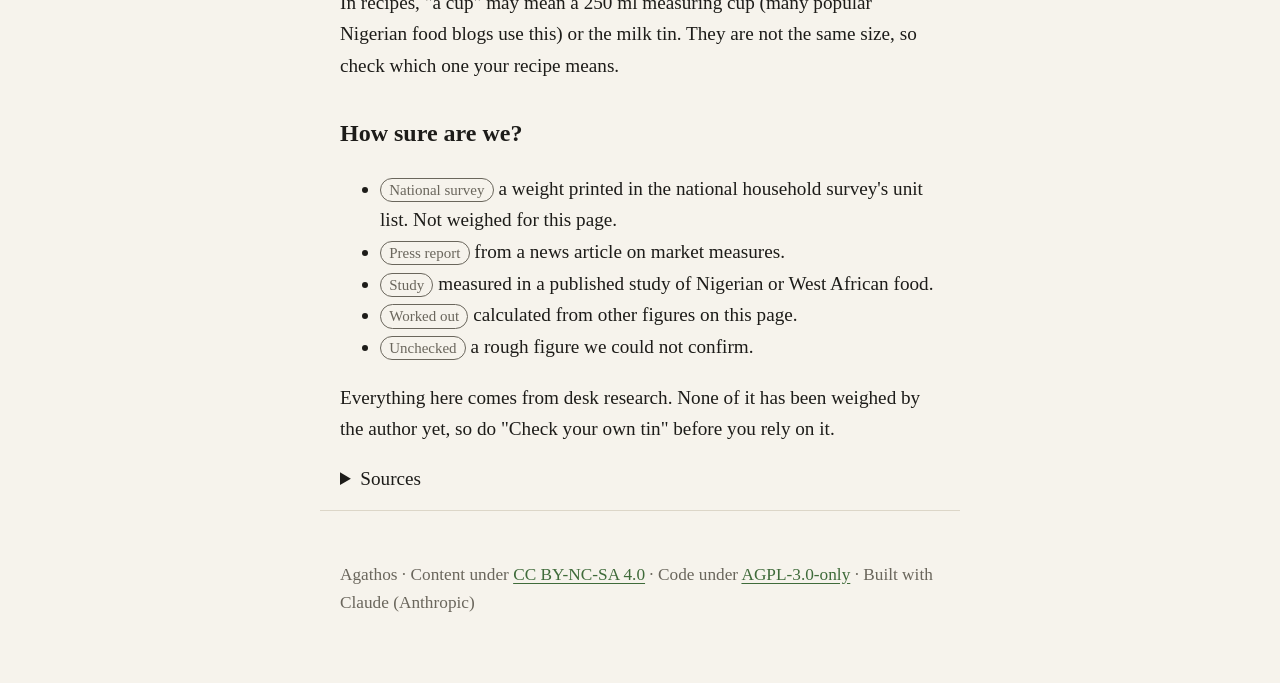
<file: public/food/units/index.html>
<!doctype html>
<!-- SPDX-License-Identifier: AGPL-3.0-only (this page's code). Text you write inside it is content: CC BY-NC-SA 4.0. -->
<html lang="en">
<head>
<meta charset="utf-8">
<meta name="viewport" content="width=device-width, initial-scale=1, viewport-fit=cover">
<meta name="color-scheme" content="light dark">
<title>Units: tins, dericas, kongos and bags · Agathos</title>
<meta name="description" content="How much rice, beans or garri a milk tin, derica, kongo or mudu holds, in kilograms, with a check you can do at home.">
<link rel="canonical" href="https://metanoia.agathos.workers.dev/food/units/">
<meta property="og:type" content="article">
<meta property="og:title" content="Units: tins, dericas, kongos and bags">
<meta property="og:description" content="How much rice, beans or garri a milk tin, derica, kongo or mudu holds, in kilograms.">
<meta property="og:url" content="https://metanoia.agathos.workers.dev/food/units/">
<link rel="stylesheet" href="../../style.css">
<link rel="stylesheet" href="../food.css">
</head>
<body>
<svg width="0" height="0" style="position:absolute" aria-hidden="true"><defs>
<symbol id="i-tin" viewBox="0 0 32 32"><path d="M12 6h8v20h-8zM12 10h8"/></symbol>
<symbol id="i-der" viewBox="0 0 32 32"><path d="M9 8h14v18H9zM9 12h14"/></symbol>
<symbol id="i-bowl" viewBox="0 0 32 32"><path d="M4 12h24c0 9-5 14-12 14S4 21 4 12zM8 12c2-4 14-4 16 0"/></symbol>
<symbol id="i-bkt" viewBox="0 0 32 32"><path d="M6 10h20l-2 16H8zM9 10c0-5 14-5 14 0"/></symbol>
</defs></svg>
<header><p class="eyebrow"><a href="../">Kitchen measures</a></p><h1>Units</h1><p class="lede">Tins, dericas, kongos and bags, in kilograms.</p></header>
<main><article>
<p>Tins and dericas are not exact. Check your own once (below), then trust the numbers for your own tins.</p>

<div class="card"><strong>Check your own tin</strong> <span class="note">(10 minutes)</span>
<ol>
<li>Get 1 kg of rice that is already weighed: a sealed 1 kg pack, or ask the seller to weigh 1 kg for you.</li>
<li>Fill your tin with rice. Scrape the top flat with a ruler or knife, then pour it into a bowl.</li>
<li>Repeat until the 1 kg is finished. Count the tins, for example "6 tins and a little more".</li>
<li>Write that number on the tin with a marker. Do the same for each container you use.</li>
</ol></div>
<p class="note">No weighed rice and no scale? Use the water test further down.</p>

<h2>Rice, container by container</h2>
<div class="scroll"><table>
<thead><tr><th>Container</th><th>Rice, about</th><th>Makes 1 kg</th><th>How sure</th></tr></thead>
<tbody>
<tr><td><svg class="ico" aria-hidden="true"><use href="#i-tin"/></svg><strong>Small milk tin</strong><br><span class="note">tin, milk cup</span></td><td class="n">175 g<br><span class="note">100 to 200 g</span></td><td class="n">6 tins</td><td><span class="b">National survey</span><br><span class="note">sources disagree</span></td></tr>
<tr><td><svg class="ico" aria-hidden="true"><use href="#i-der"/></svg><strong>Small derica</strong></td><td class="n">350 g<br><span class="note">300 to 400 g</span></td><td class="n">3</td><td><span class="b">National survey</span></td></tr>
<tr><td><svg class="ico" aria-hidden="true"><use href="#i-der"/></svg><strong>Big derica</strong></td><td class="n">¾ kg<br><span class="note">700 to 780 g</span></td><td class="n">1⅓</td><td><span class="b">National survey</span></td></tr>
<tr><td><svg class="ico" aria-hidden="true"><use href="#i-bowl"/></svg><strong>Kongo or mudu</strong><br><span class="note">kongo (south-west), mudu (north)</span></td><td class="n">1½ kg<br><span class="note">1.1 to 1.7 kg</span></td><td class="n">–</td><td><span class="b">National survey</span></td></tr>
<tr><td><svg class="ico" aria-hidden="true"><use href="#i-bowl"/></svg><strong>Tiya</strong></td><td class="n">3 kg</td><td class="n">–</td><td><span class="b">National survey</span></td></tr>
<tr><td><svg class="ico" aria-hidden="true"><use href="#i-bkt"/></svg><strong>4-litre tin</strong><br><span class="note">custard tin; "painter" in some places</span></td><td class="n">3 kg<br><span class="note">2.75 to 3.1 kg</span></td><td class="n">–</td><td><span class="b">Press report</span></td></tr>
<tr><td><svg class="ico" aria-hidden="true"><use href="#i-bkt"/></svg><strong>20-litre paint bucket</strong><br><span class="note">paint rubber</span></td><td class="n">12½ kg<br><span class="note">12 to 16 kg</span></td><td class="n">–</td><td><span class="b">Unchecked</span></td></tr>
</tbody></table></div>
<p class="note">A 50 kg bag of rice holds about 64 to 71 big dericas. Names change from town to town, so ask the seller how many litres the container holds. A bigger 410 g milk tin also exists: no reliable weight found yet, so weigh yours. Always measure level, because a heaped container can hold a quarter to a third more (<span class="b">Unchecked</span>).</p>

<h2>Buying by naira</h2>
<p>Many people buy by money, not by container: "₦500 of garri". The weight then depends on today's price. Work it out like this: your money ÷ the price of one derica = how many dericas you get. Then use the table above.</p>
<p><strong>Example with made-up prices.</strong> A derica of rice costs ₦1,500. ₦500 ÷ ₦1,500 = ⅓ derica. A big derica is about ¾ kg, so you get about 250 g.</p>

<h2>Other dry foods, by container</h2>
<div class="scroll"><table>
<thead><tr><th>Food</th><th>Small milk tin</th><th>Big derica</th><th>Kongo or mudu</th></tr></thead>
<tbody>
<tr><td><strong>Beans</strong></td><td class="n">160 g</td><td class="n">675 g</td><td class="n">1.4 kg</td></tr>
<tr><td><strong>Garri</strong></td><td class="n">135 g</td><td class="n">585 g</td><td class="n">1.2 kg</td></tr>
<tr><td><strong>Bambara nut</strong> <span class="note">okpa, gurjiya, epakuta</span></td><td class="n">165 g</td><td class="n">705 g</td><td class="n">1.4 kg</td></tr>
<tr><td><strong>Groundnuts in the shell</strong></td><td class="n">60 g</td><td class="n">260 g</td><td class="n">525 g</td></tr>
<tr><td><strong>Groundnuts, shelled</strong></td><td class="n">135 g</td><td class="n">570 g</td><td class="n">1.1 kg</td></tr>
<tr><td><strong>Egusi seeds in the shell</strong></td><td class="n">90 g</td><td class="n">380 g</td><td class="n">765 g</td></tr>
</tbody></table></div>
<p class="note"><span class="b">Worked out</span> from the rice figures and how heavy each food is compared with rice. Shelled groundnuts are worked out from the weight of a cup of kernels (<span class="b">Textbook figure (US)</span>). Shelled egusi, salt, flour and semolina: no checked figure yet.</p>

<h2>No weighed rice? Use water</h2>
<p>1 ml of water weighs 1 g. Fill your tin with water and measure it in a measuring jug. Other foods weigh a fraction of that.</p>
<div class="scroll"><table>
<thead><tr><th>Food</th><th>Weighs about</th><th>If your tin holds 200 g of water</th></tr></thead>
<tbody>
<tr><td>Rice</td><td class="n">⅘ of the water</td><td class="n">160 g</td></tr>
<tr><td>Beans</td><td class="n">⅔ to ¾</td><td class="n">145 g</td></tr>
<tr><td>Garri</td><td class="n">⅗</td><td class="n">125 g</td></tr>
<tr><td>Bambara nut</td><td class="n">¾</td><td class="n">150 g</td></tr>
<tr><td>Groundnuts in the shell</td><td class="n">¼</td><td class="n">55 g</td></tr>
<tr><td>Egusi seeds in the shell</td><td class="n">⅖</td><td class="n">80 g</td></tr>
</tbody></table></div>
<p class="note"><span class="b">Study</span> Rice varieties differ: ⅘ is the usual middle.</p>

<h2>Bags, baskets, basins and oil cans</h2>
<div class="scroll"><table>
<thead><tr><th>Container</th><th>Small</th><th>Medium</th><th>Big</th><th>Extra large</th></tr></thead>
<tbody>
<tr><td><strong>Bag</strong></td><td class="n">20 kg</td><td class="n">50 kg</td><td class="n">100 kg</td><td class="n">120 kg</td></tr>
<tr><td><strong>Basket</strong></td><td class="n">15 kg</td><td class="n">30 kg</td><td class="n">50 kg</td><td class="n">75 kg</td></tr>
<tr><td><strong>Basin</strong></td><td class="n">10 kg</td><td class="n">25 kg</td><td class="n">40 kg</td><td class="n">75 kg</td></tr>
</tbody></table></div>
<p class="note"><span class="b">National survey</span> These are size classes, not exact weights. A "bag" is not one weight: ask "how many kg?" Palm-oil cans come in about 10, 20, 25, 50 and 200 litres.</p>

<h2>Recipes: cup or tin?</h2>
<p>In recipes, "a cup" may mean a 250 ml measuring cup (many popular Nigerian food blogs use this) or the milk tin. They are not the same size, so check which one your recipe means.</p>

<h2>How sure are we?</h2>
<ul>
<li><span class="b">National survey</span> a weight printed in the national household survey's unit list. Not weighed for this page.</li>
<li><span class="b">Press report</span> from a news article on market measures.</li>
<li><span class="b">Study</span> measured in a published study of Nigerian or West African food.</li>
<li><span class="b">Worked out</span> calculated from other figures on this page.</li>
<li><span class="b">Unchecked</span> a rough figure we could not confirm.</li>
</ul>
<p>Everything here comes from desk research. None of it has been weighed by the author yet, so do "Check your own tin" before you rely on it.</p>
<details><summary>Sources</summary><ul>
<li><a href="https://microdata.worldbank.org//catalog/1002/datafile/F75/V1961">National Bureau of Statistics, General Household Survey Panel 2010-11: unit codes</a></li>
<li><a href="https://guardian.ng/life/traditional-measurements-in-the-nigerian-open-air-markets/">The Guardian Nigeria: Traditional Measurements In The Nigerian Open-Air Markets</a></li>
<li><a href="https://9jafoodie.com/?p=7637">9jafoodie: measurement cups and spoons</a></li>
<li><a href="https://cheese.kemsu.ru/en/nauka/article/29141/view">A comparative study of physical properties of selected rice varieties in Nigeria</a></li>
<li><a href="https://csirspace.foodresearchgh.org/bitstream/123456789/133/1/ARPNJEAS_7_4_Ampah_et%20al.pdf">Ampah et al.: physical properties of cowpea (Ghana)</a></li>
<li><a href="https://www.ncbi.nlm.nih.gov/pmc/articles/PMC5217897/">Felber et al. (2016): physicochemical properties of gari</a></li>
<li><a href="https://repository.ui.edu.ng/items/2d177efd-fb9c-47e7-b75d-70ef4510cc49/full">Physical characterisation of two varieties of Bambara groundnut seeds</a></li>
<li><a href="https://doaj.org/article/d8af73edb45840f0a8419ff954ff1619">Engineering properties of groundnut pods and kernels, Arid Zone Journal (2015)</a></li>
<li><a href="https://cigrjournal.org/index.php/Ejounral/article/download/2027/1575/5576">Melon (egusi) seed shelling machine, CIGR Journal</a></li>
<li><a href="https://www.growables.com/informationVeg/documents/PeanutRaw.pdf">USDA data for raw peanuts (cup weight)</a></li>
</ul></details>
</article></main>
<footer><p>Agathos · Content under <a href="https://creativecommons.org/licenses/by-nc-sa/4.0/">CC BY-NC-SA 4.0</a> · Code under <a href="https://www.gnu.org/licenses/agpl-3.0.html">AGPL-3.0-only</a> · Built with Claude (Anthropic)</p></footer>
</body>
</html>
</file>
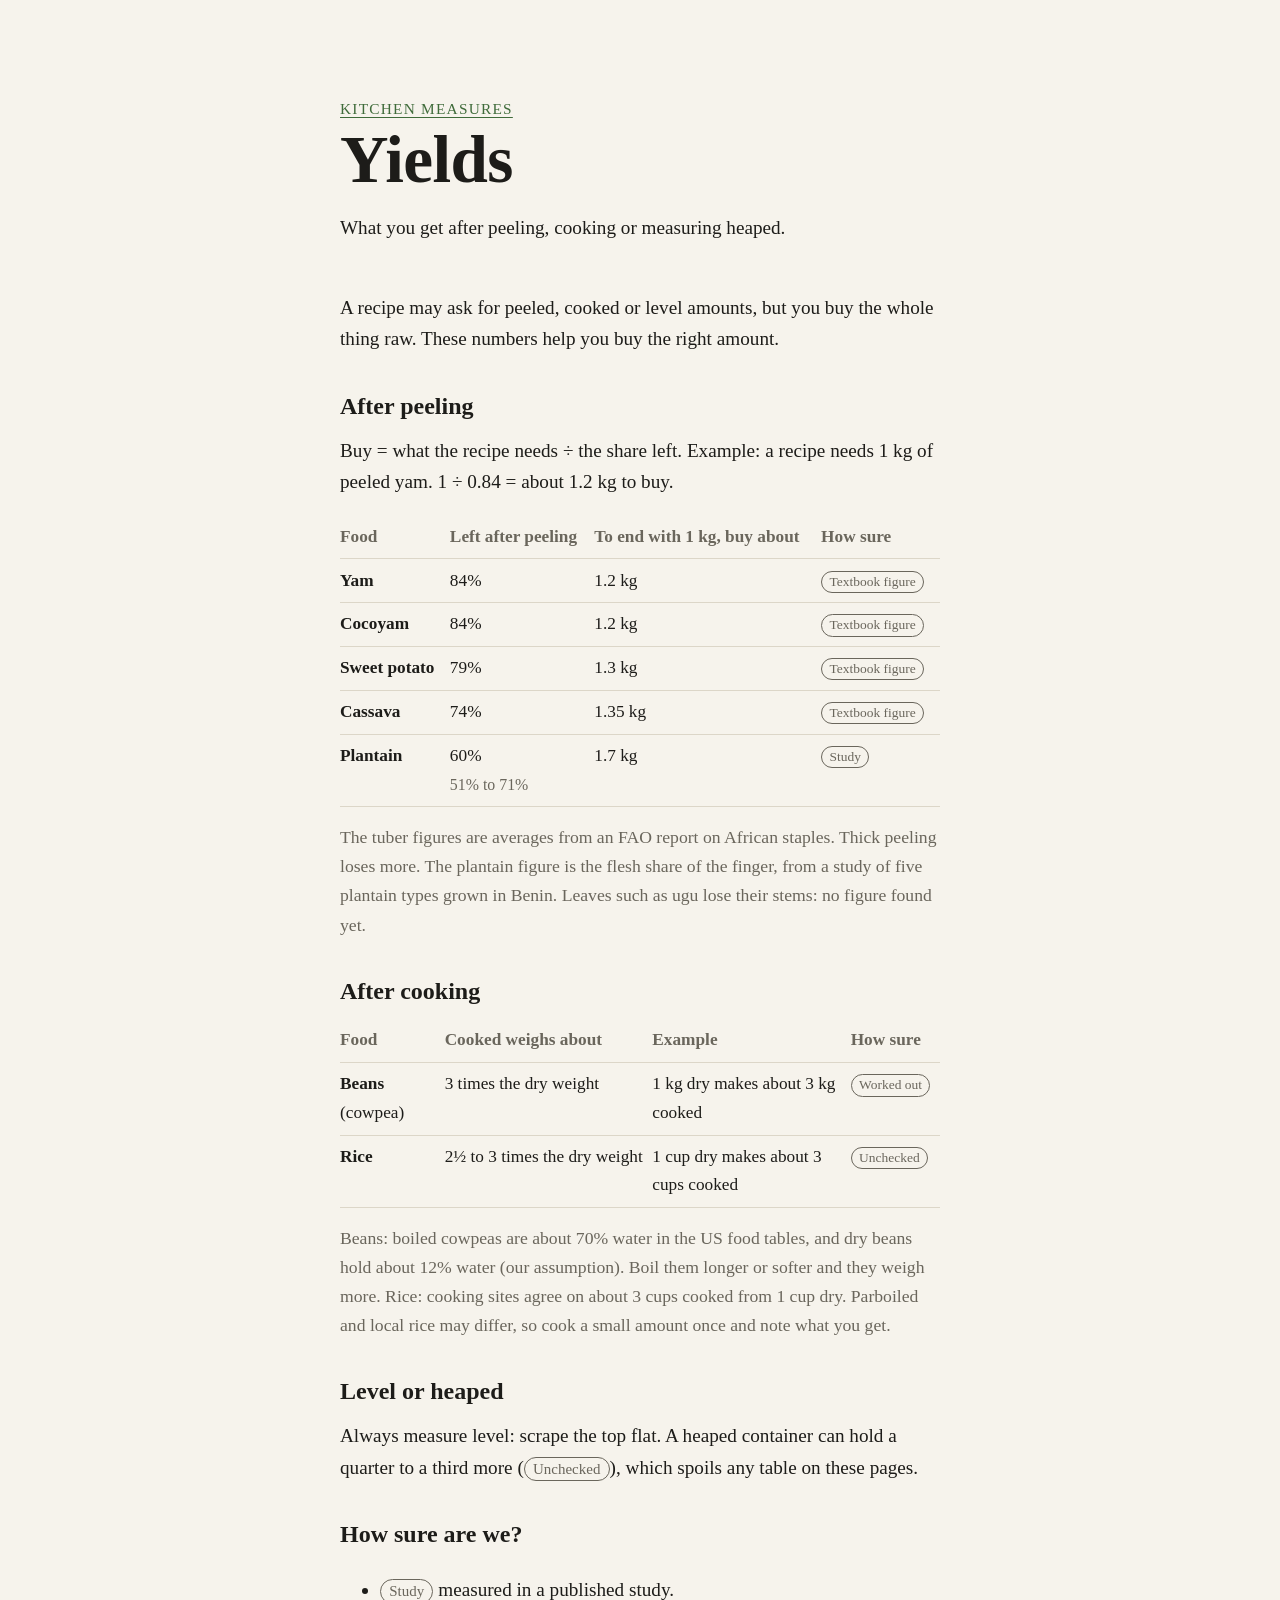
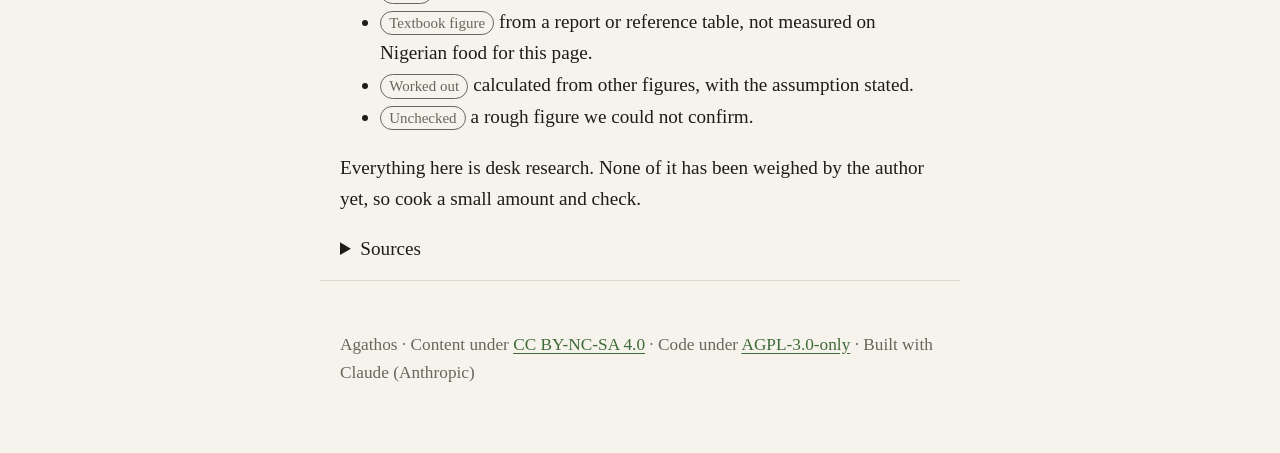
<file: public/food/yields/index.html>
<!doctype html>
<!-- SPDX-License-Identifier: AGPL-3.0-only (this page's code). Text you write inside it is content: CC BY-NC-SA 4.0. -->
<html lang="en">
<head>
<meta charset="utf-8">
<meta name="viewport" content="width=device-width, initial-scale=1, viewport-fit=cover">
<meta name="color-scheme" content="light dark">
<title>Yields: peeling, cooking and heaping · Agathos</title>
<meta name="description" content="How much yam, cassava or plantain is left after peeling, how much rice and beans grow when cooked, and why to measure level.">
<link rel="canonical" href="https://metanoia.agathos.workers.dev/food/yields/">
<meta property="og:type" content="article">
<meta property="og:title" content="Yields: peeling, cooking and heaping">
<meta property="og:description" content="How much is left after peeling, how much food grows when cooked, and why to measure level.">
<meta property="og:url" content="https://metanoia.agathos.workers.dev/food/yields/">
<link rel="stylesheet" href="../../style.css">
<link rel="stylesheet" href="../food.css">
</head>
<body>
<header><p class="eyebrow"><a href="../">Kitchen measures</a></p><h1>Yields</h1><p class="lede">What you get after peeling, cooking or measuring heaped.</p></header>
<main><article>
<p>A recipe may ask for peeled, cooked or level amounts, but you buy the whole thing raw. These numbers help you buy the right amount.</p>

<h2>After peeling</h2>
<p>Buy = what the recipe needs ÷ the share left. Example: a recipe needs 1 kg of peeled yam. 1 ÷ 0.84 = about 1.2 kg to buy.</p>
<div class="scroll"><table>
<thead><tr><th>Food</th><th>Left after peeling</th><th>To end with 1 kg, buy about</th><th>How sure</th></tr></thead>
<tbody>
<tr><td><strong>Yam</strong></td><td class="n">84%</td><td class="n">1.2 kg</td><td><span class="b">Textbook figure</span></td></tr>
<tr><td><strong>Cocoyam</strong></td><td class="n">84%</td><td class="n">1.2 kg</td><td><span class="b">Textbook figure</span></td></tr>
<tr><td><strong>Sweet potato</strong></td><td class="n">79%</td><td class="n">1.3 kg</td><td><span class="b">Textbook figure</span></td></tr>
<tr><td><strong>Cassava</strong></td><td class="n">74%</td><td class="n">1.35 kg</td><td><span class="b">Textbook figure</span></td></tr>
<tr><td><strong>Plantain</strong></td><td class="n">60%<br><span class="note">51% to 71%</span></td><td class="n">1.7 kg</td><td><span class="b">Study</span></td></tr>
</tbody></table></div>
<p class="note">The tuber figures are averages from an FAO report on African staples. Thick peeling loses more. The plantain figure is the flesh share of the finger, from a study of five plantain types grown in Benin. Leaves such as ugu lose their stems: no figure found yet.</p>

<h2>After cooking</h2>
<div class="scroll"><table>
<thead><tr><th>Food</th><th>Cooked weighs about</th><th>Example</th><th>How sure</th></tr></thead>
<tbody>
<tr><td><strong>Beans</strong> (cowpea)</td><td class="n">3 times the dry weight</td><td>1 kg dry makes about 3 kg cooked</td><td><span class="b">Worked out</span></td></tr>
<tr><td><strong>Rice</strong></td><td class="n">2½ to 3 times the dry weight</td><td>1 cup dry makes about 3 cups cooked</td><td><span class="b">Unchecked</span></td></tr>
</tbody></table></div>
<p class="note">Beans: boiled cowpeas are about 70% water in the US food tables, and dry beans hold about 12% water (our assumption). Boil them longer or softer and they weigh more. Rice: cooking sites agree on about 3 cups cooked from 1 cup dry. Parboiled and local rice may differ, so cook a small amount once and note what you get.</p>

<h2>Level or heaped</h2>
<p>Always measure level: scrape the top flat. A heaped container can hold a quarter to a third more (<span class="b">Unchecked</span>), which spoils any table on these pages.</p>

<h2>How sure are we?</h2>
<ul>
<li><span class="b">Study</span> measured in a published study.</li>
<li><span class="b">Textbook figure</span> from a report or reference table, not measured on Nigerian food for this page.</li>
<li><span class="b">Worked out</span> calculated from other figures, with the assumption stated.</li>
<li><span class="b">Unchecked</span> a rough figure we could not confirm.</li>
</ul>
<p>Everything here is desk research. None of it has been weighed by the author yet, so cook a small amount and check.</p>
<details><summary>Sources</summary><ul>
<li><a href="https://www.fao.org/3/x5415e/x5415e06.htm">FAO (1985): share not edible in African staples</a></li>
<li><a href="https://dspace.uac.bj/bitstreams/bc4f7494-43a6-4030-9ed7-d4ffb6494ba6/download">Physical characteristics of plantain cultivars consumed in Benin</a></li>
<li><a href="https://www.recipal.com/ingredients/4669-nutrition-facts-calories-protein-carbs-fat-cowpeas-common-blackeyes-crowder-southern-mature-seeds-cooked-boiled-without-salt">USDA data for boiled cowpeas, via ReciPal</a></li>
</ul></details>
</article></main>
<footer><p>Agathos · Content under <a href="https://creativecommons.org/licenses/by-nc-sa/4.0/">CC BY-NC-SA 4.0</a> · Code under <a href="https://www.gnu.org/licenses/agpl-3.0.html">AGPL-3.0-only</a> · Built with Claude (Anthropic)</p></footer>
</body>
</html>
</file>
<file: public/style.css>
/* SPDX-License-Identifier: AGPL-3.0-only */
:root{--bg:#f6f3ec;--ink:#1d1c19;--muted:#6a665c;--rule:#dcd6c8;--accent:#3f6b3a;color-scheme:light dark;box-sizing:border-box;padding-top:env(safe-area-inset-top,0px);padding-bottom:env(safe-area-inset-bottom,0px)}
@media (prefers-color-scheme:dark){:root:not([data-theme="light"]){--bg:#161612;--ink:#ece8dc;--muted:#a29d8f;--rule:#34322b;--accent:#9cc58a}}
:root[data-theme="light"]{color-scheme:light}
:root[data-theme="dark"]{color-scheme:dark;--bg:#161612;--ink:#ece8dc;--muted:#a29d8f;--rule:#34322b;--accent:#9cc58a}
html{scroll-padding-top:env(safe-area-inset-top,0px);-webkit-text-size-adjust:100%}
*,*::before,*::after{box-sizing:inherit}
body{margin:0;background:var(--bg);color:var(--ink);font:clamp(1.05rem,.98rem + .35vw,1.2rem)/1.65 "Iowan Old Style","Palatino Linotype",Palatino,Georgia,"Times New Roman",serif}
header,main,footer{max-width:40rem;margin-inline:auto;padding-inline:1.25rem}
header{padding-block:clamp(3rem,10vw,6rem) 1.5rem}
.eyebrow{margin:0;color:var(--muted);letter-spacing:.08em;text-transform:uppercase;font-size:.8em}
h1{margin:.25rem 0 1rem;font-size:clamp(2.6rem,9vw,4.2rem);line-height:1.05;font-weight:600;letter-spacing:-.01em}
.lede{margin:0 0 1.5rem;max-width:34rem}
nav{display:flex;flex-wrap:wrap;gap:.4rem 1.25rem;font-size:.95em}
a{color:var(--accent);text-underline-offset:.2em}
a:hover{text-decoration-thickness:2px}
a:focus-visible{outline:2px solid var(--accent);outline-offset:3px;border-radius:2px}
section{border-top:1px solid var(--rule);padding-block:1.75rem}
h2{margin:0 0 .25rem;font-size:1.35em;font-weight:600}
.scope{margin:0 0 .9rem;color:var(--muted)}
.entries{list-style:none;margin:0;padding:0}
.entries li{margin:0 0 .8rem}
.entries li a{font-weight:600}
.entries li span{display:block;color:var(--muted);font-size:.95em}
.soon{color:var(--muted);font-style:italic}
footer{padding-block:2rem 3rem;border-top:1px solid var(--rule);color:var(--muted);font-size:.9em}
.skip{position:absolute;left:-999px}
.skip:focus{left:1rem;top:1rem;background:var(--bg);padding:.4rem .6rem;z-index:1}
@media (prefers-reduced-motion:no-preference){html{scroll-behavior:smooth}}
article p{margin:0 0 1.1rem}
article h2{margin:2rem 0 .5rem;font-size:1.25em}
</file>
<file: public/food/food.css>
/* SPDX-License-Identifier: AGPL-3.0-only */
.scroll{overflow-x:auto;margin:0 0 1rem}
table{border-collapse:collapse;width:100%;font-size:.9em}
th,td{text-align:left;padding:.45rem .6rem .45rem 0;border-bottom:1px solid var(--rule);vertical-align:top}
th{color:var(--muted);font-weight:600;white-space:nowrap}
.n{white-space:nowrap}
.b{display:inline-block;border:1px solid var(--muted);color:var(--muted);border-radius:1em;padding:0 .55em;font-size:.78em;line-height:1.5;white-space:nowrap}
.note{color:var(--muted);font-size:.92em}
.card{border:1px solid var(--rule);border-left:4px solid var(--accent);padding:.9rem 1.1rem;margin:0 0 1.25rem}
.card ol{margin:.5rem 0 0;padding-left:1.2rem}
.card li{margin:0 0 .35rem}
.ico{width:2rem;height:2rem;fill:none;stroke:var(--ink);stroke-width:2;stroke-linejoin:round;vertical-align:middle;margin-right:.4rem}
details{margin:0 0 1rem}
summary{cursor:pointer}
details li{margin:0 0 .3rem;font-size:.92em}
ol.steps{padding-left:1.2rem}
ol.src{padding-left:1.4rem}
ol.src li{margin:0 0 .35rem;font-size:.92em}
</file>
